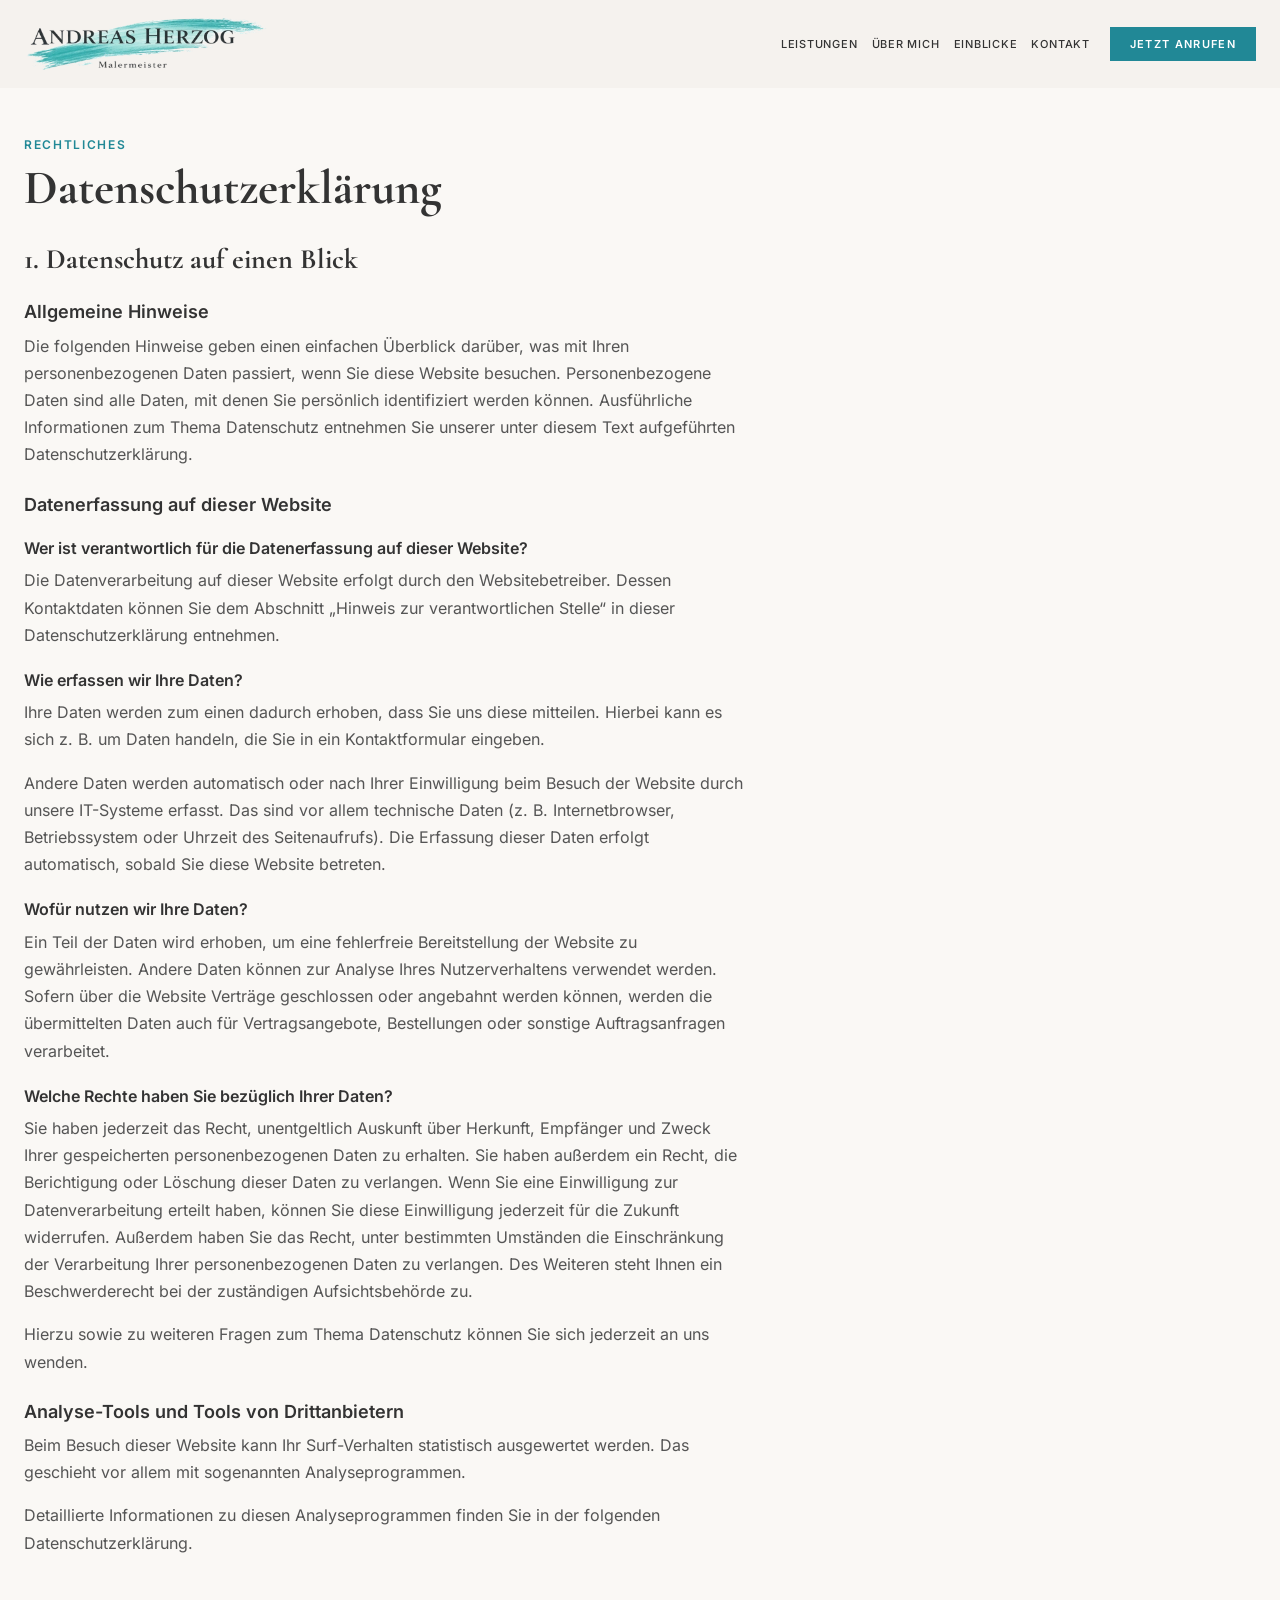
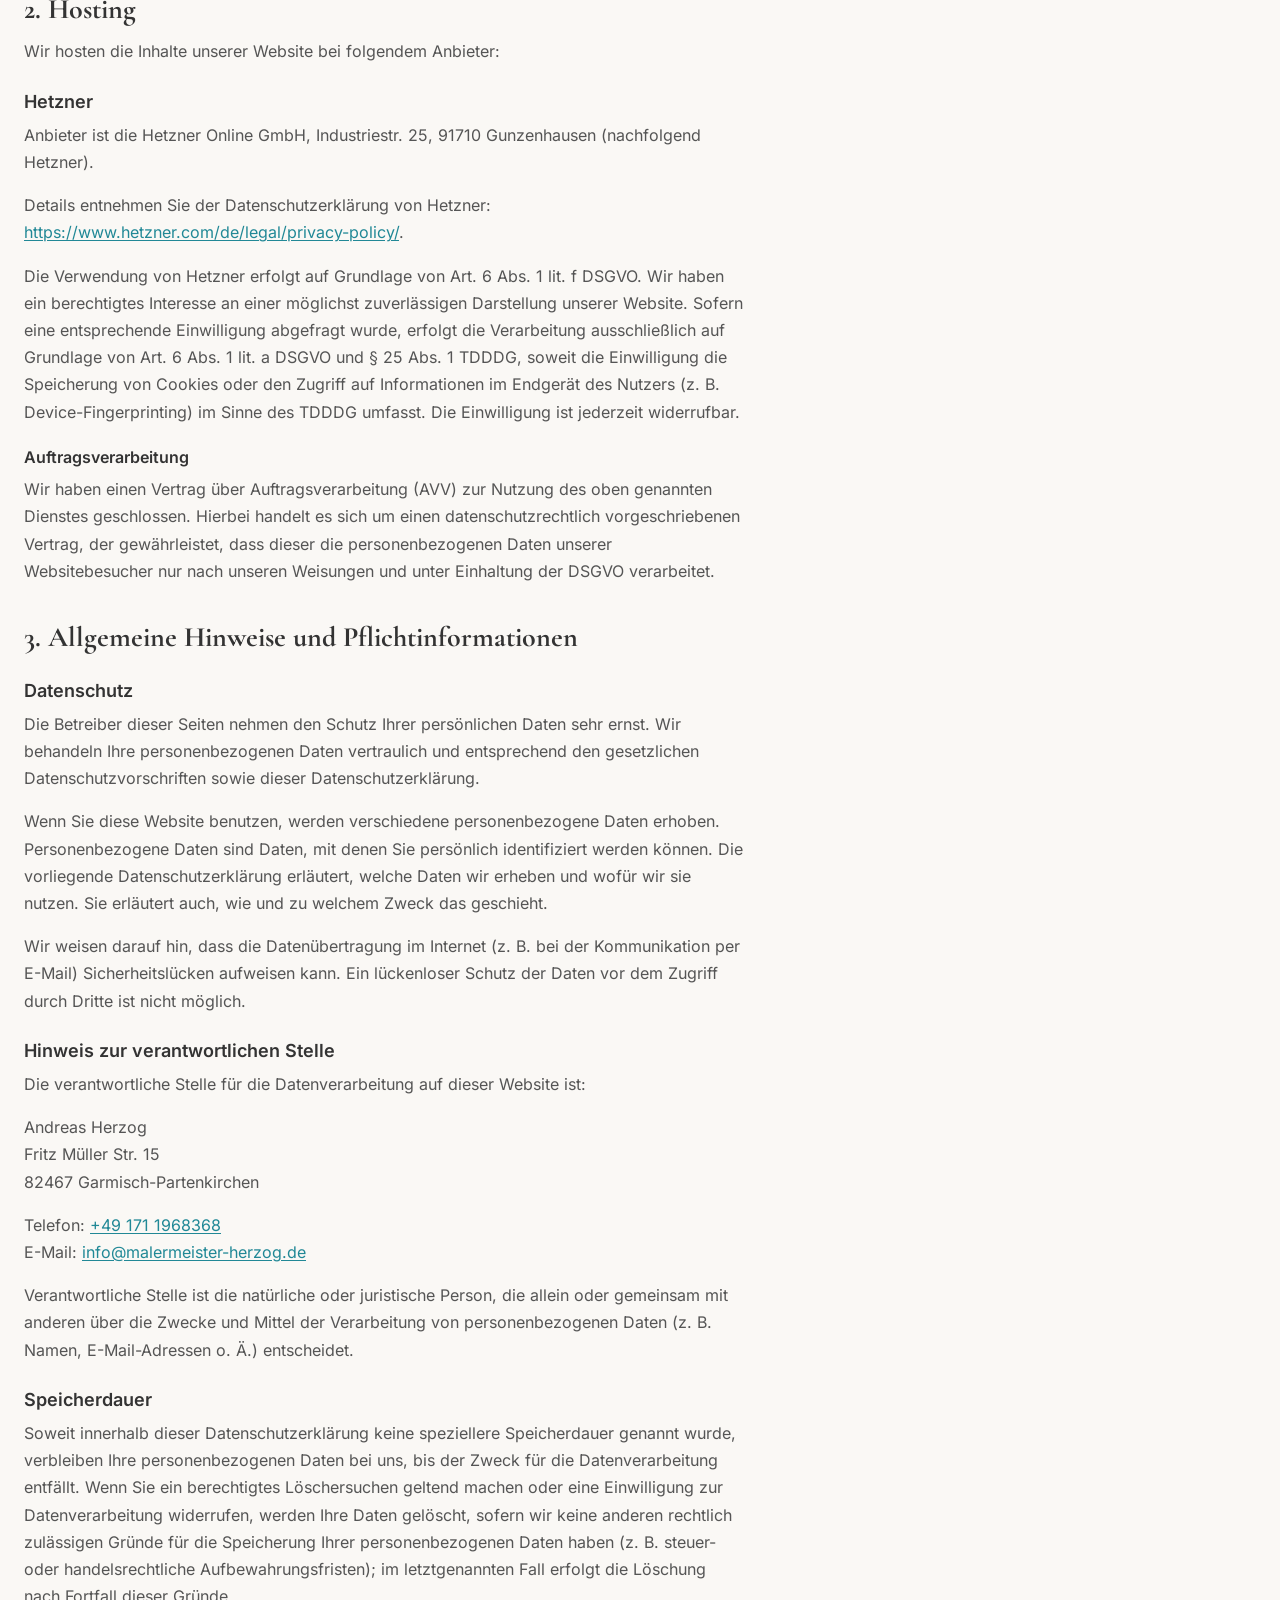
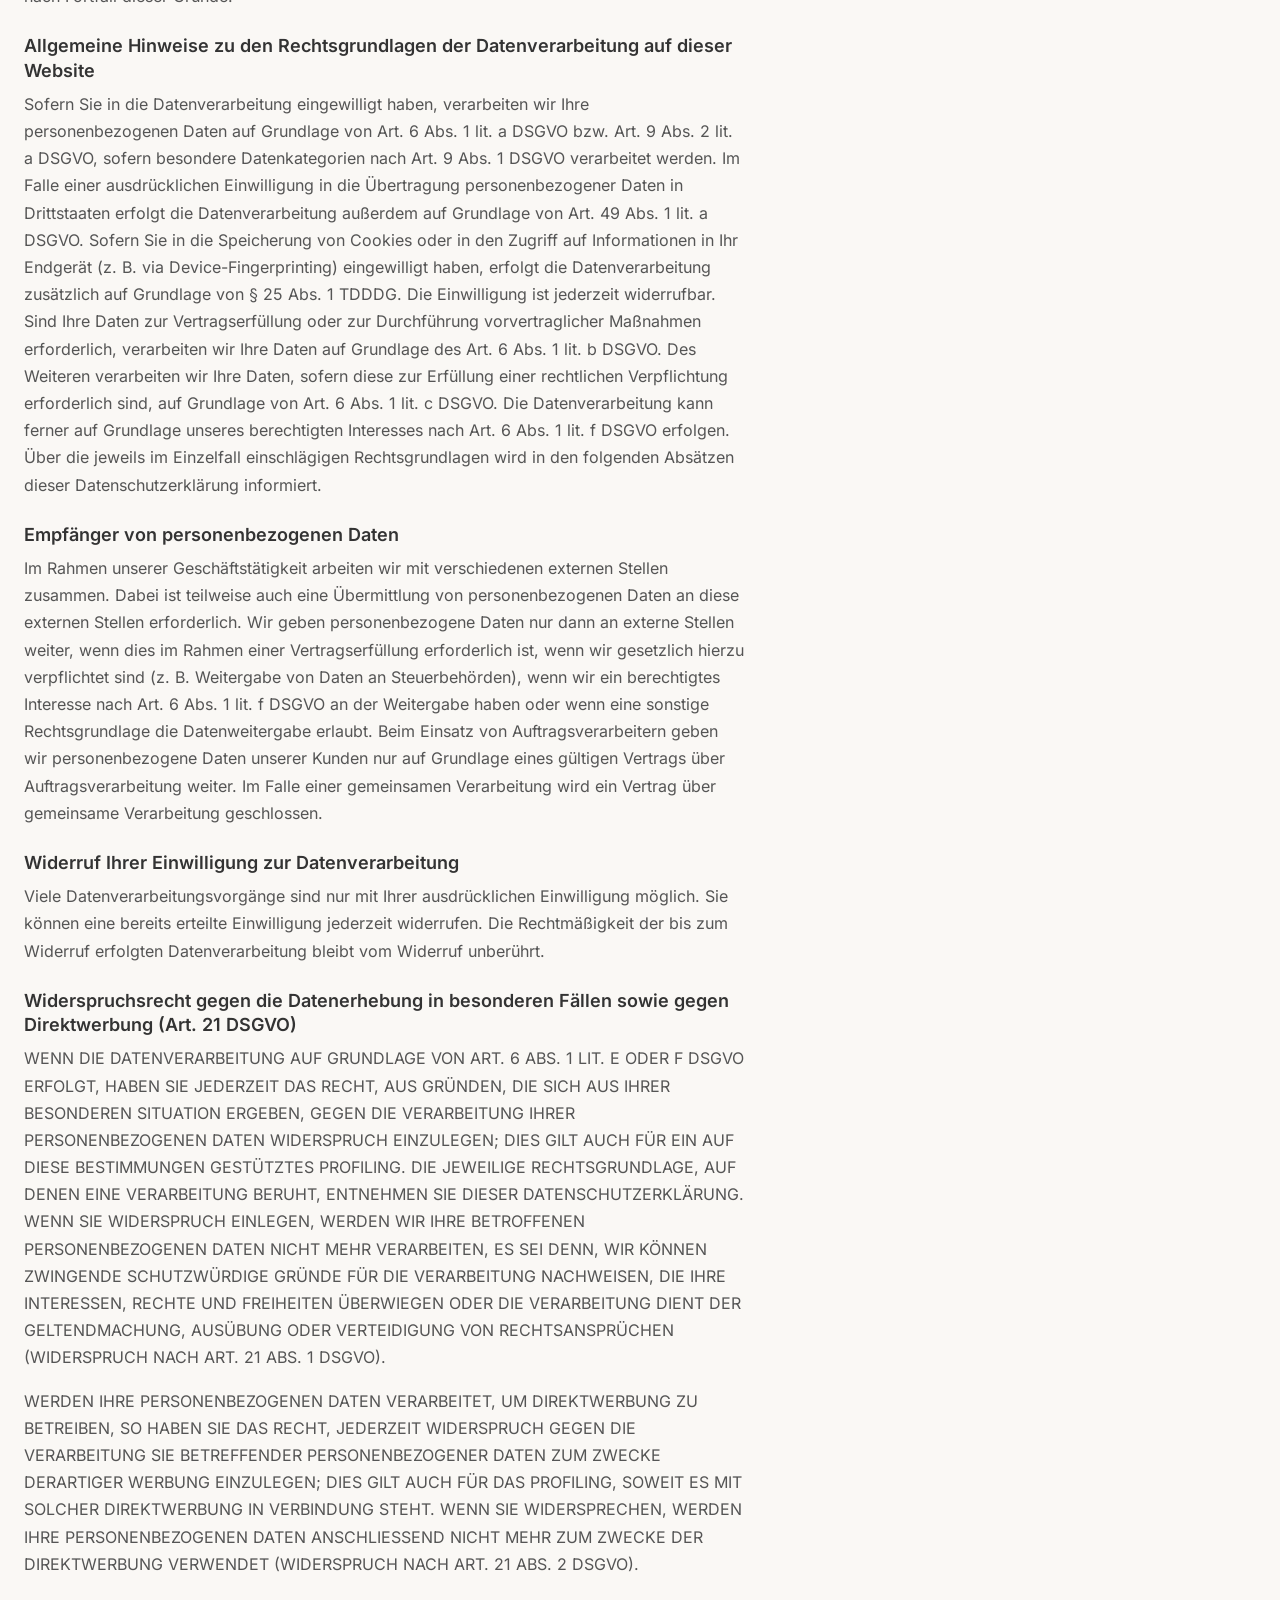
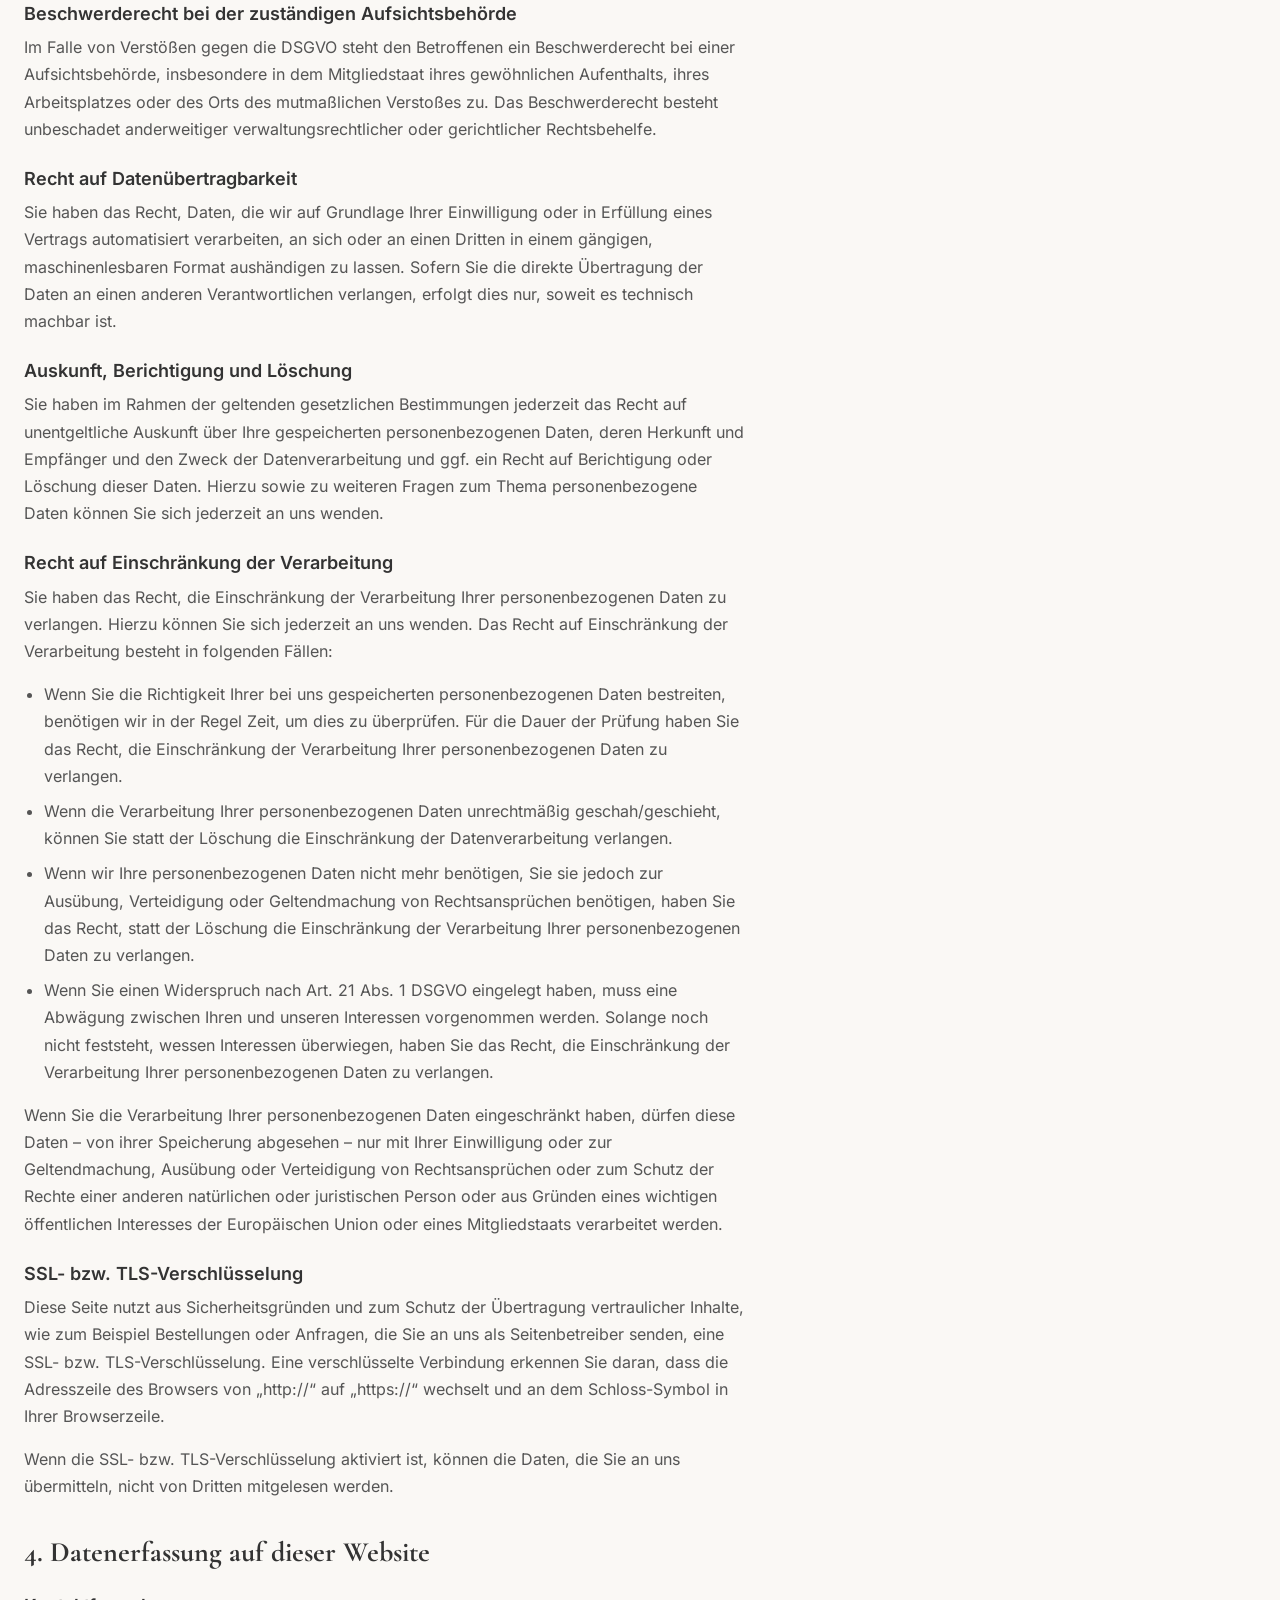
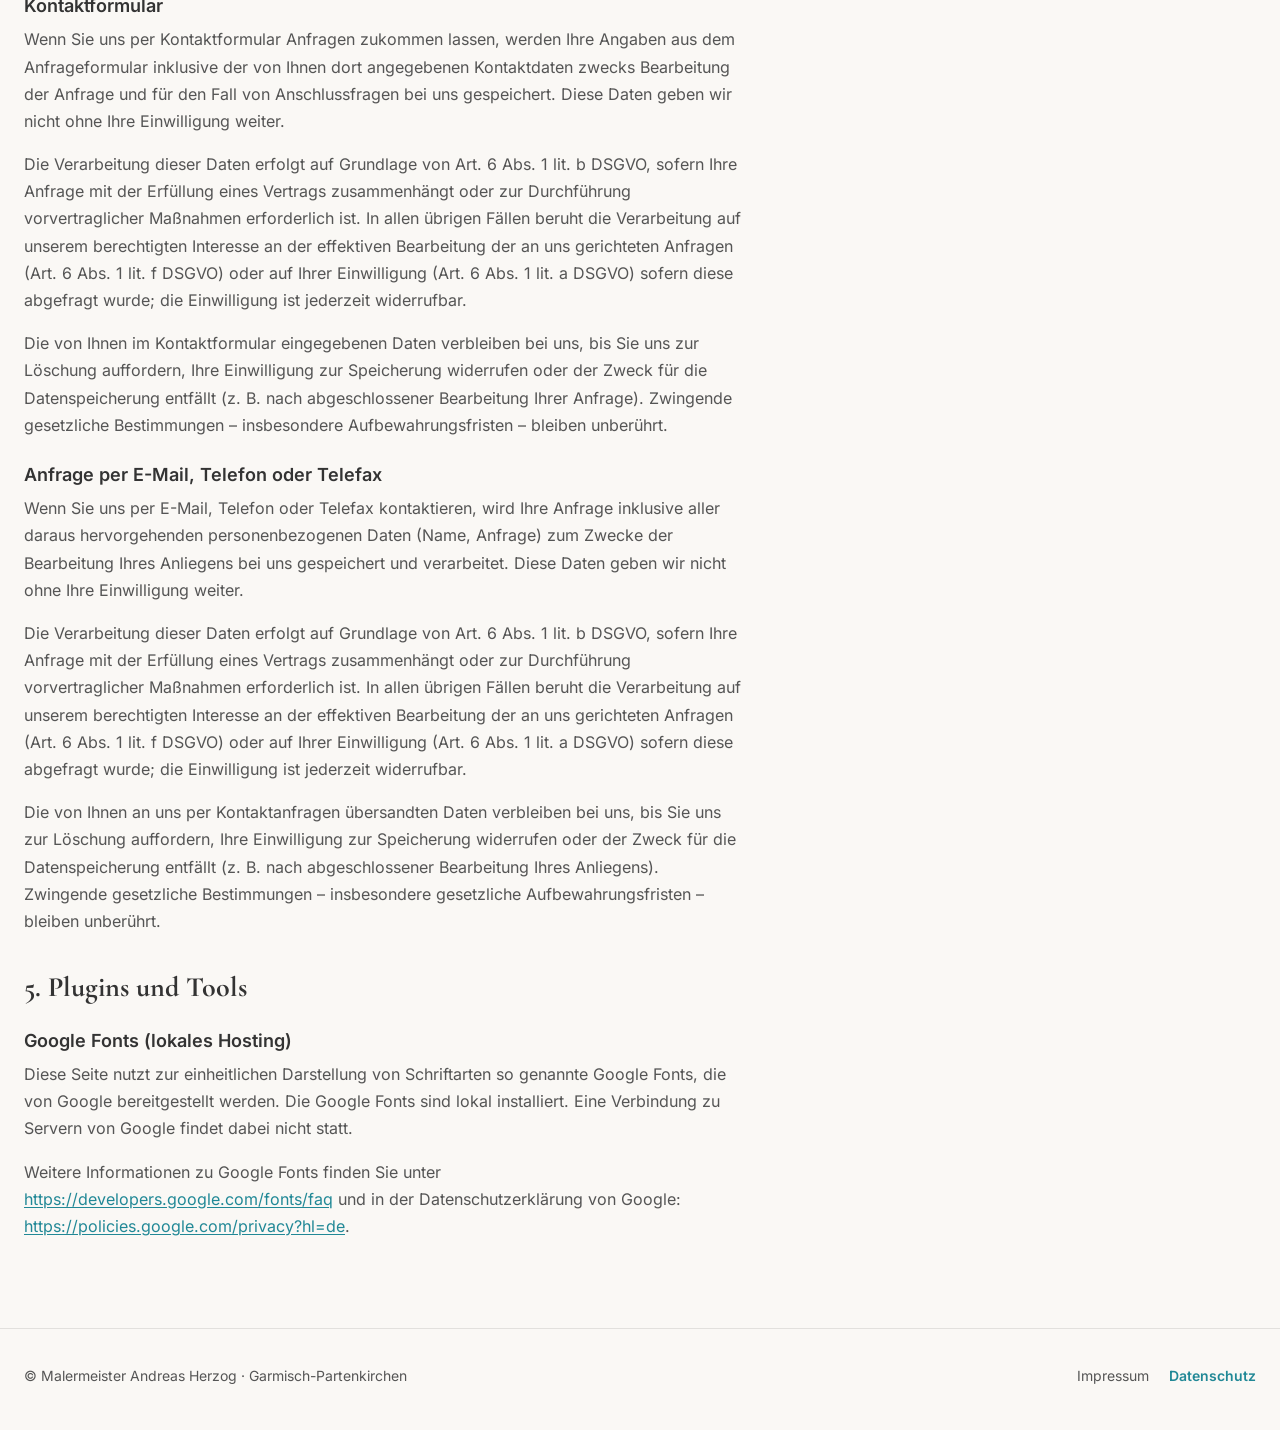
<file: datenschutz.html>
<!DOCTYPE html>
<html lang="de">
  <head>
    <meta charset="UTF-8" />
    <meta name="viewport" content="width=device-width, initial-scale=1, viewport-fit=cover" />
    <title>Datenschutz | Malermeister Andreas Herzog</title>
    <meta
      name="description"
      content="Datenschutzerklärung der Website von Malermeister Andreas Herzog – Informationen zur Datenverarbeitung."
    />
    <link rel="icon" href="favicon.svg" type="image/svg+xml" />
    <link rel="stylesheet" href="css/style.css?v=11" />
  </head>
  <body>
    <header class="site-header">
      <div class="site-header__inner shell">
        <input type="checkbox" id="nav-drawer" class="nav-drawer__checkbox" />

        <label for="nav-drawer" class="nav-drawer__burger" aria-label="Menü öffnen und schließen">
          <span></span>
          <span></span>
          <span></span>
        </label>

        <a href="index.html" class="site-logo" aria-label="Zur Startseite Andreas Herzog">
          <img
            src="assets/logo-new-header.webp"
            width="760"
            height="180"
            alt="Andreas Herzog Malermeister"
          />
        </a>

        <a href="tel:+491711968368" class="header-cta" aria-label="Jetzt anrufen">
          <span class="header-cta__icon" aria-hidden="true">
            <svg viewBox="0 0 24 24" fill="none" xmlns="http://www.w3.org/2000/svg">
              <path
                d="M5 4h3l2 5-2 1a11 11 0 005 5l1-2 5 2v3a2 2 0 01-2 2A16 16 0 013 6a2 2 0 012-2z"
                stroke="currentColor"
                stroke-width="1.5"
                stroke-linecap="round"
                stroke-linejoin="round"
              />
            </svg>
          </span>
          <span class="header-cta__label">Jetzt anrufen</span>
        </a>

        <nav class="site-nav" id="site-nav" aria-label="Hauptnavigation">
          <a href="tel:+491711968368" class="site-nav__call">Jetzt anrufen</a>
          <a href="index.html#leistungen">Leistungen</a>
          <a href="index.html#ueber-mich">Über mich</a>
          <a href="index.html#einblicke">Einblicke</a>
          <a href="index.html#kontakt">Kontakt</a>
        </nav>

        <label for="nav-drawer" class="nav-drawer__scrim" aria-hidden="true"></label>
      </div>
    </header>

    <main id="main-content">
      <section class="section section--legal" aria-labelledby="datenschutz-heading">
        <div class="shell">
          <p class="section__eyebrow">Rechtliches</p>
          <h1 id="datenschutz-heading">Datenschutz&shy;erklärung</h1>

          <div class="legal-prose">
            <h2>1. Datenschutz auf einen Blick</h2>
            <h3>Allgemeine Hinweise</h3>
            <p>
              Die folgenden Hinweise geben einen einfachen Überblick darüber, was mit Ihren personenbezogenen Daten
              passiert, wenn Sie diese Website besuchen. Personenbezogene Daten sind alle Daten, mit denen Sie
              persönlich identifiziert werden können. Ausführliche Informationen zum Thema Datenschutz entnehmen Sie
              unserer unter diesem Text aufgeführten Datenschutzerklärung.
            </p>
            <h3>Datenerfassung auf dieser Website</h3>
            <h4>Wer ist verantwortlich für die Datenerfassung auf dieser Website?</h4>
            <p>
              Die Datenverarbeitung auf dieser Website erfolgt durch den Websitebetreiber. Dessen Kontaktdaten können
              Sie dem Abschnitt „Hinweis zur verantwortlichen Stelle“ in dieser Datenschutzerklärung entnehmen.
            </p>
            <h4>Wie erfassen wir Ihre Daten?</h4>
            <p>
              Ihre Daten werden zum einen dadurch erhoben, dass Sie uns diese mitteilen. Hierbei kann es sich z.&nbsp;B.
              um Daten handeln, die Sie in ein Kontaktformular eingeben.
            </p>
            <p>
              Andere Daten werden automatisch oder nach Ihrer Einwilligung beim Besuch der Website durch unsere
              IT-Systeme erfasst. Das sind vor allem technische Daten (z.&nbsp;B. Internetbrowser, Betriebssystem oder
              Uhrzeit des Seitenaufrufs). Die Erfassung dieser Daten erfolgt automatisch, sobald Sie diese Website
              betreten.
            </p>
            <h4>Wofür nutzen wir Ihre Daten?</h4>
            <p>
              Ein Teil der Daten wird erhoben, um eine fehlerfreie Bereitstellung der Website zu gewährleisten. Andere
              Daten können zur Analyse Ihres Nutzerverhaltens verwendet werden. Sofern über die Website Verträge
              geschlossen oder angebahnt werden können, werden die übermittelten Daten auch für Vertragsangebote,
              Bestellungen oder sonstige Auftragsanfragen verarbeitet.
            </p>
            <h4>Welche Rechte haben Sie bezüglich Ihrer Daten?</h4>
            <p>
              Sie haben jederzeit das Recht, unentgeltlich Auskunft über Herkunft, Empfänger und Zweck Ihrer
              gespeicherten personenbezogenen Daten zu erhalten. Sie haben außerdem ein Recht, die Berichtigung oder
              Löschung dieser Daten zu verlangen. Wenn Sie eine Einwilligung zur Datenverarbeitung erteilt haben,
              können Sie diese Einwilligung jederzeit für die Zukunft widerrufen. Außerdem haben Sie das Recht, unter
              bestimmten Umständen die Einschränkung der Verarbeitung Ihrer personenbezogenen Daten zu verlangen. Des
              Weiteren steht Ihnen ein Beschwerderecht bei der zuständigen Aufsichtsbehörde zu.
            </p>
            <p>Hierzu sowie zu weiteren Fragen zum Thema Datenschutz können Sie sich jederzeit an uns wenden.</p>
            <h3>Analyse-Tools und Tools von Dritt&shy;anbietern</h3>
            <p>
              Beim Besuch dieser Website kann Ihr Surf-Verhalten statistisch ausgewertet werden. Das geschieht vor allem
              mit sogenannten Analyseprogrammen.
            </p>
            <p>
              Detaillierte Informationen zu diesen Analyseprogrammen finden Sie in der folgenden
              Datenschutzerklärung.
            </p>

            <h2>2. Hosting</h2>
            <p>Wir hosten die Inhalte unserer Website bei folgendem Anbieter:</p>
            <h3>Hetzner</h3>
            <p>
              Anbieter ist die Hetzner Online GmbH, Industriestr. 25, 91710 Gunzenhausen (nachfolgend Hetzner).
            </p>
            <p>
              Details entnehmen Sie der Datenschutzerklärung von Hetzner:
              <a href="https://www.hetzner.com/de/legal/privacy-policy/" target="_blank" rel="noopener noreferrer"
                >https://www.hetzner.com/de/legal/privacy-policy/</a
              >.
            </p>
            <p>
              Die Verwendung von Hetzner erfolgt auf Grundlage von Art. 6 Abs. 1 lit. f DSGVO. Wir haben ein
              berechtigtes Interesse an einer möglichst zuverlässigen Darstellung unserer Website. Sofern eine
              entsprechende Einwilligung abgefragt wurde, erfolgt die Verarbeitung ausschließlich auf Grundlage von Art.
              6 Abs. 1 lit. a DSGVO und § 25 Abs. 1 TDDDG, soweit die Einwilligung die Speicherung von Cookies oder den
              Zugriff auf Informationen im Endgerät des Nutzers (z.&nbsp;B. Device-Fingerprinting) im Sinne des TDDDG
              umfasst. Die Einwilligung ist jederzeit widerrufbar.
            </p>
            <h4>Auftragsverarbeitung</h4>
            <p>
              Wir haben einen Vertrag über Auftragsverarbeitung (AVV) zur Nutzung des oben genannten Dienstes
              geschlossen. Hierbei handelt es sich um einen datenschutzrechtlich vorgeschriebenen Vertrag, der
              gewährleistet, dass dieser die personenbezogenen Daten unserer Websitebesucher nur nach unseren
              Weisungen und unter Einhaltung der DSGVO verarbeitet.
            </p>

            <h2>3. Allgemeine Hinweise und Pflicht&shy;informationen</h2>
            <h3>Datenschutz</h3>
            <p>
              Die Betreiber dieser Seiten nehmen den Schutz Ihrer persönlichen Daten sehr ernst. Wir behandeln Ihre
              personenbezogenen Daten vertraulich und entsprechend den gesetzlichen Datenschutzvorschriften sowie
              dieser Datenschutzerklärung.
            </p>
            <p>
              Wenn Sie diese Website benutzen, werden verschiedene personenbezogene Daten erhoben. Personenbezogene
              Daten sind Daten, mit denen Sie persönlich identifiziert werden können. Die vorliegende
              Datenschutzerklärung erläutert, welche Daten wir erheben und wofür wir sie nutzen. Sie erläutert auch,
              wie und zu welchem Zweck das geschieht.
            </p>
            <p>
              Wir weisen darauf hin, dass die Datenübertragung im Internet (z.&nbsp;B. bei der Kommunikation per
              E-Mail) Sicherheitslücken aufweisen kann. Ein lückenloser Schutz der Daten vor dem Zugriff durch Dritte
              ist nicht möglich.
            </p>
            <h3>Hinweis zur verantwortlichen Stelle</h3>
            <p>Die verantwortliche Stelle für die Datenverarbeitung auf dieser Website ist:</p>
            <p>
              Andreas Herzog<br />
              Fritz Müller Str. 15<br />
              82467 Garmisch-Partenkirchen
            </p>
            <p>
              Telefon: <a href="tel:+491711968368">+49 171 1968368</a><br />
              E-Mail: <a href="mailto:info@malermeister-herzog.de">info@malermeister-herzog.de</a>
            </p>
            <p>
              Verantwortliche Stelle ist die natürliche oder juristische Person, die allein oder gemeinsam mit anderen
              über die Zwecke und Mittel der Verarbeitung von personenbezogenen Daten (z.&nbsp;B. Namen,
              E-Mail-Adressen o. Ä.) entscheidet.
            </p>
            <h3>Speicherdauer</h3>
            <p>
              Soweit innerhalb dieser Datenschutzerklärung keine speziellere Speicherdauer genannt wurde, verbleiben
              Ihre personenbezogenen Daten bei uns, bis der Zweck für die Datenverarbeitung entfällt. Wenn Sie ein
              berechtigtes Löschersuchen geltend machen oder eine Einwilligung zur Datenverarbeitung widerrufen,
              werden Ihre Daten gelöscht, sofern wir keine anderen rechtlich zulässigen Gründe für die Speicherung
              Ihrer personenbezogenen Daten haben (z.&nbsp;B. steuer- oder handelsrechtliche Aufbewahrungsfristen); im
              letztgenannten Fall erfolgt die Löschung nach Fortfall dieser Gründe.
            </p>
            <h3>Allgemeine Hinweise zu den Rechtsgrundlagen der Datenverarbeitung auf dieser Website</h3>
            <p>
              Sofern Sie in die Datenverarbeitung eingewilligt haben, verarbeiten wir Ihre personenbezogenen Daten
              auf Grundlage von Art. 6 Abs. 1 lit. a DSGVO bzw. Art. 9 Abs. 2 lit. a DSGVO, sofern besondere
              Datenkategorien nach Art. 9 Abs. 1 DSGVO verarbeitet werden. Im Falle einer ausdrücklichen Einwilligung
              in die Übertragung personenbezogener Daten in Drittstaaten erfolgt die Datenverarbeitung außerdem auf
              Grundlage von Art. 49 Abs. 1 lit. a DSGVO. Sofern Sie in die Speicherung von Cookies oder in den Zugriff
              auf Informationen in Ihr Endgerät (z.&nbsp;B. via Device-Fingerprinting) eingewilligt haben, erfolgt die
              Datenverarbeitung zusätzlich auf Grundlage von § 25 Abs. 1 TDDDG. Die Einwilligung ist jederzeit
              widerrufbar. Sind Ihre Daten zur Vertragserfüllung oder zur Durchführung vorvertraglicher Maßnahmen
              erforderlich, verarbeiten wir Ihre Daten auf Grundlage des Art. 6 Abs. 1 lit. b DSGVO. Des Weiteren
              verarbeiten wir Ihre Daten, sofern diese zur Erfüllung einer rechtlichen Verpflichtung erforderlich
              sind, auf Grundlage von Art. 6 Abs. 1 lit. c DSGVO. Die Datenverarbeitung kann ferner auf Grundlage
              unseres berechtigten Interesses nach Art. 6 Abs. 1 lit. f DSGVO erfolgen. Über die jeweils im Einzelfall
              einschlägigen Rechtsgrundlagen wird in den folgenden Absätzen dieser Datenschutzerklärung informiert.
            </p>
            <h3>Empfänger von personenbezogenen Daten</h3>
            <p>
              Im Rahmen unserer Geschäftstätigkeit arbeiten wir mit verschiedenen externen Stellen zusammen. Dabei ist
              teilweise auch eine Übermittlung von personenbezogenen Daten an diese externen Stellen erforderlich. Wir
              geben personenbezogene Daten nur dann an externe Stellen weiter, wenn dies im Rahmen einer
              Vertragserfüllung erforderlich ist, wenn wir gesetzlich hierzu verpflichtet sind (z.&nbsp;B. Weitergabe
              von Daten an Steuerbehörden), wenn wir ein berechtigtes Interesse nach Art. 6 Abs. 1 lit. f DSGVO an der
              Weitergabe haben oder wenn eine sonstige Rechtsgrundlage die Datenweitergabe erlaubt. Beim Einsatz von
              Auftragsverarbeitern geben wir personenbezogene Daten unserer Kunden nur auf Grundlage eines gültigen
              Vertrags über Auftragsverarbeitung weiter. Im Falle einer gemeinsamen Verarbeitung wird ein Vertrag über
              gemeinsame Verarbeitung geschlossen.
            </p>
            <h3>Widerruf Ihrer Einwilligung zur Datenverarbeitung</h3>
            <p>
              Viele Datenverarbeitungsvorgänge sind nur mit Ihrer ausdrücklichen Einwilligung möglich. Sie können eine
              bereits erteilte Einwilligung jederzeit widerrufen. Die Rechtmäßigkeit der bis zum Widerruf erfolgten
              Datenverarbeitung bleibt vom Widerruf unberührt.
            </p>
            <h3>
              Widerspruchsrecht gegen die Datenerhebung in besonderen Fällen sowie gegen Direktwerbung (Art. 21 DSGVO)
            </h3>
            <p>
              WENN DIE DATENVERARBEITUNG AUF GRUNDLAGE VON ART. 6 ABS. 1 LIT. E ODER F DSGVO ERFOLGT, HABEN SIE
              JEDERZEIT DAS RECHT, AUS GRÜNDEN, DIE SICH AUS IHRER BESONDEREN SITUATION ERGEBEN, GEGEN DIE VERARBEITUNG
              IHRER PERSONENBEZOGENEN DATEN WIDERSPRUCH EINZULEGEN; DIES GILT AUCH FÜR EIN AUF DIESE BESTIMMUNGEN
              GESTÜTZTES PROFILING. DIE JEWEILIGE RECHTSGRUNDLAGE, AUF DENEN EINE VERARBEITUNG BERUHT, ENTNEHMEN SIE
              DIESER DATENSCHUTZERKLÄRUNG. WENN SIE WIDERSPRUCH EINLEGEN, WERDEN WIR IHRE BETROFFENEN PERSONENBEZOGENEN
              DATEN NICHT MEHR VERARBEITEN, ES SEI DENN, WIR KÖNNEN ZWINGENDE SCHUTZWÜRDIGE GRÜNDE FÜR DIE
              VERARBEITUNG NACHWEISEN, DIE IHRE INTERESSEN, RECHTE UND FREIHEITEN ÜBERWIEGEN ODER DIE VERARBEITUNG
              DIENT DER GELTENDMACHUNG, AUSÜBUNG ODER VERTEIDIGUNG VON RECHTSANSPRÜCHEN (WIDERSPRUCH NACH ART. 21 ABS.
              1 DSGVO).
            </p>
            <p>
              WERDEN IHRE PERSONENBEZOGENEN DATEN VERARBEITET, UM DIREKTWERBUNG ZU BETREIBEN, SO HABEN SIE DAS RECHT,
              JEDERZEIT WIDERSPRUCH GEGEN DIE VERARBEITUNG SIE BETREFFENDER PERSONENBEZOGENER DATEN ZUM ZWECKE
              DERARTIGER WERBUNG EINZULEGEN; DIES GILT AUCH FÜR DAS PROFILING, SOWEIT ES MIT SOLCHER DIREKTWERBUNG IN
              VERBINDUNG STEHT. WENN SIE WIDERSPRECHEN, WERDEN IHRE PERSONENBEZOGENEN DATEN ANSCHLIESSEND NICHT MEHR ZUM
              ZWECKE DER DIREKTWERBUNG VERWENDET (WIDERSPRUCH NACH ART. 21 ABS. 2 DSGVO).
            </p>
            <h3>Beschwerde&shy;recht bei der zuständigen Aufsichts&shy;behörde</h3>
            <p>
              Im Falle von Verstößen gegen die DSGVO steht den Betroffenen ein Beschwerderecht bei einer
              Aufsichtsbehörde, insbesondere in dem Mitgliedstaat ihres gewöhnlichen Aufenthalts, ihres Arbeitsplatzes
              oder des Orts des mutmaßlichen Verstoßes zu. Das Beschwerderecht besteht unbeschadet anderweitiger
              verwaltungsrechtlicher oder gerichtlicher Rechtsbehelfe.
            </p>
            <h3>Recht auf Daten&shy;übertrag&shy;barkeit</h3>
            <p>
              Sie haben das Recht, Daten, die wir auf Grundlage Ihrer Einwilligung oder in Erfüllung eines Vertrags
              automatisiert verarbeiten, an sich oder an einen Dritten in einem gängigen, maschinenlesbaren Format
              aushändigen zu lassen. Sofern Sie die direkte Übertragung der Daten an einen anderen Verantwortlichen
              verlangen, erfolgt dies nur, soweit es technisch machbar ist.
            </p>
            <h3>Auskunft, Berichtigung und Löschung</h3>
            <p>
              Sie haben im Rahmen der geltenden gesetzlichen Bestimmungen jederzeit das Recht auf unentgeltliche
              Auskunft über Ihre gespeicherten personenbezogenen Daten, deren Herkunft und Empfänger und den Zweck der
              Datenverarbeitung und ggf. ein Recht auf Berichtigung oder Löschung dieser Daten. Hierzu sowie zu
              weiteren Fragen zum Thema personenbezogene Daten können Sie sich jederzeit an uns wenden.
            </p>
            <h3>Recht auf Einschränkung der Verarbeitung</h3>
            <p>
              Sie haben das Recht, die Einschränkung der Verarbeitung Ihrer personenbezogenen Daten zu verlangen.
              Hierzu können Sie sich jederzeit an uns wenden. Das Recht auf Einschränkung der Verarbeitung besteht in
              folgenden Fällen:
            </p>
            <ul>
              <li>
                Wenn Sie die Richtigkeit Ihrer bei uns gespeicherten personenbezogenen Daten bestreiten, benötigen wir
                in der Regel Zeit, um dies zu überprüfen. Für die Dauer der Prüfung haben Sie das Recht, die
                Einschränkung der Verarbeitung Ihrer personenbezogenen Daten zu verlangen.
              </li>
              <li>
                Wenn die Verarbeitung Ihrer personenbezogenen Daten unrechtmäßig geschah/geschieht, können Sie statt der
                Löschung die Einschränkung der Datenverarbeitung verlangen.
              </li>
              <li>
                Wenn wir Ihre personenbezogenen Daten nicht mehr benötigen, Sie sie jedoch zur Ausübung, Verteidigung
                oder Geltendmachung von Rechtsansprüchen benötigen, haben Sie das Recht, statt der Löschung die
                Einschränkung der Verarbeitung Ihrer personenbezogenen Daten zu verlangen.
              </li>
              <li>
                Wenn Sie einen Widerspruch nach Art. 21 Abs. 1 DSGVO eingelegt haben, muss eine Abwägung zwischen Ihren
                und unseren Interessen vorgenommen werden. Solange noch nicht feststeht, wessen Interessen überwiegen,
                haben Sie das Recht, die Einschränkung der Verarbeitung Ihrer personenbezogenen Daten zu verlangen.
              </li>
            </ul>
            <p>
              Wenn Sie die Verarbeitung Ihrer personenbezogenen Daten eingeschränkt haben, dürfen diese Daten – von
              ihrer Speicherung abgesehen – nur mit Ihrer Einwilligung oder zur Geltendmachung, Ausübung oder
              Verteidigung von Rechtsansprüchen oder zum Schutz der Rechte einer anderen natürlichen oder juristischen
              Person oder aus Gründen eines wichtigen öffentlichen Interesses der Europäischen Union oder eines
              Mitgliedstaats verarbeitet werden.
            </p>
            <h3>SSL- bzw. TLS-Verschlüsselung</h3>
            <p>
              Diese Seite nutzt aus Sicherheitsgründen und zum Schutz der Übertragung vertraulicher Inhalte, wie zum
              Beispiel Bestellungen oder Anfragen, die Sie an uns als Seitenbetreiber senden, eine SSL- bzw.
              TLS-Verschlüsselung. Eine verschlüsselte Verbindung erkennen Sie daran, dass die Adresszeile des Browsers
              von „http://“ auf „https://“ wechselt und an dem Schloss-Symbol in Ihrer Browserzeile.
            </p>
            <p>
              Wenn die SSL- bzw. TLS-Verschlüsselung aktiviert ist, können die Daten, die Sie an uns übermitteln,
              nicht von Dritten mitgelesen werden.
            </p>

            <h2>4. Datenerfassung auf dieser Website</h2>
            <h3>Kontaktformular</h3>
            <p>
              Wenn Sie uns per Kontaktformular Anfragen zukommen lassen, werden Ihre Angaben aus dem Anfrageformular
              inklusive der von Ihnen dort angegebenen Kontaktdaten zwecks Bearbeitung der Anfrage und für den Fall von
              Anschlussfragen bei uns gespeichert. Diese Daten geben wir nicht ohne Ihre Einwilligung weiter.
            </p>
            <p>
              Die Verarbeitung dieser Daten erfolgt auf Grundlage von Art. 6 Abs. 1 lit. b DSGVO, sofern Ihre Anfrage
              mit der Erfüllung eines Vertrags zusammenhängt oder zur Durchführung vorvertraglicher Maßnahmen
              erforderlich ist. In allen übrigen Fällen beruht die Verarbeitung auf unserem berechtigten Interesse an
              der effektiven Bearbeitung der an uns gerichteten Anfragen (Art. 6 Abs. 1 lit. f DSGVO) oder auf Ihrer
              Einwilligung (Art. 6 Abs. 1 lit. a DSGVO) sofern diese abgefragt wurde; die Einwilligung ist jederzeit
              widerrufbar.
            </p>
            <p>
              Die von Ihnen im Kontaktformular eingegebenen Daten verbleiben bei uns, bis Sie uns zur Löschung
              auffordern, Ihre Einwilligung zur Speicherung widerrufen oder der Zweck für die Datenspeicherung entfällt
              (z.&nbsp;B. nach abgeschlossener Bearbeitung Ihrer Anfrage). Zwingende gesetzliche Bestimmungen –
              insbesondere Aufbewahrungsfristen – bleiben unberührt.
            </p>
            <h3>Anfrage per E-Mail, Telefon oder Telefax</h3>
            <p>
              Wenn Sie uns per E-Mail, Telefon oder Telefax kontaktieren, wird Ihre Anfrage inklusive aller daraus
              hervorgehenden personenbezogenen Daten (Name, Anfrage) zum Zwecke der Bearbeitung Ihres Anliegens bei uns
              gespeichert und verarbeitet. Diese Daten geben wir nicht ohne Ihre Einwilligung weiter.
            </p>
            <p>
              Die Verarbeitung dieser Daten erfolgt auf Grundlage von Art. 6 Abs. 1 lit. b DSGVO, sofern Ihre Anfrage
              mit der Erfüllung eines Vertrags zusammenhängt oder zur Durchführung vorvertraglicher Maßnahmen
              erforderlich ist. In allen übrigen Fällen beruht die Verarbeitung auf unserem berechtigten Interesse an
              der effektiven Bearbeitung der an uns gerichteten Anfragen (Art. 6 Abs. 1 lit. f DSGVO) oder auf Ihrer
              Einwilligung (Art. 6 Abs. 1 lit. a DSGVO) sofern diese abgefragt wurde; die Einwilligung ist jederzeit
              widerrufbar.
            </p>
            <p>
              Die von Ihnen an uns per Kontaktanfragen übersandten Daten verbleiben bei uns, bis Sie uns zur Löschung
              auffordern, Ihre Einwilligung zur Speicherung widerrufen oder der Zweck für die Datenspeicherung entfällt
              (z.&nbsp;B. nach abgeschlossener Bearbeitung Ihres Anliegens). Zwingende gesetzliche Bestimmungen –
              insbesondere gesetzliche Aufbewahrungsfristen – bleiben unberührt.
            </p>

            <h2>5. Plugins und Tools</h2>
            <h3>Google Fonts (lokales Hosting)</h3>
            <p>
              Diese Seite nutzt zur einheitlichen Darstellung von Schriftarten so genannte Google Fonts, die von Google
              bereitgestellt werden. Die Google Fonts sind lokal installiert. Eine Verbindung zu Servern von Google
              findet dabei nicht statt.
            </p>
            <p>
              Weitere Informationen zu Google Fonts finden Sie unter
              <a href="https://developers.google.com/fonts/faq" target="_blank" rel="noopener noreferrer"
                >https://developers.google.com/fonts/faq</a
              >
              und in der Datenschutzerklärung von Google:
              <a href="https://policies.google.com/privacy?hl=de" target="_blank" rel="noopener noreferrer"
                >https://policies.google.com/privacy?hl=de</a
              >.
            </p>
          </div>
        </div>
      </section>
    </main>

    <footer class="site-footer">
      <div class="shell site-footer__inner">
        <p class="site-footer__copy">© Malermeister Andreas Herzog · Garmisch-Partenkirchen</p>
        <nav class="site-footer__legal" aria-label="Rechtliches">
          <a href="impressum.html">Impressum</a>
          <a href="datenschutz.html" aria-current="page">Datenschutz</a>
        </nav>
      </div>
    </footer>

    <script>
      (function () {
        var drawer = document.getElementById("nav-drawer");
        if (!drawer) return;
        document.querySelectorAll("#site-nav a").forEach(function (link) {
          link.addEventListener("click", function () {
            drawer.checked = false;
          });
        });
      })();
    </script>
  </body>
</html>
</file>
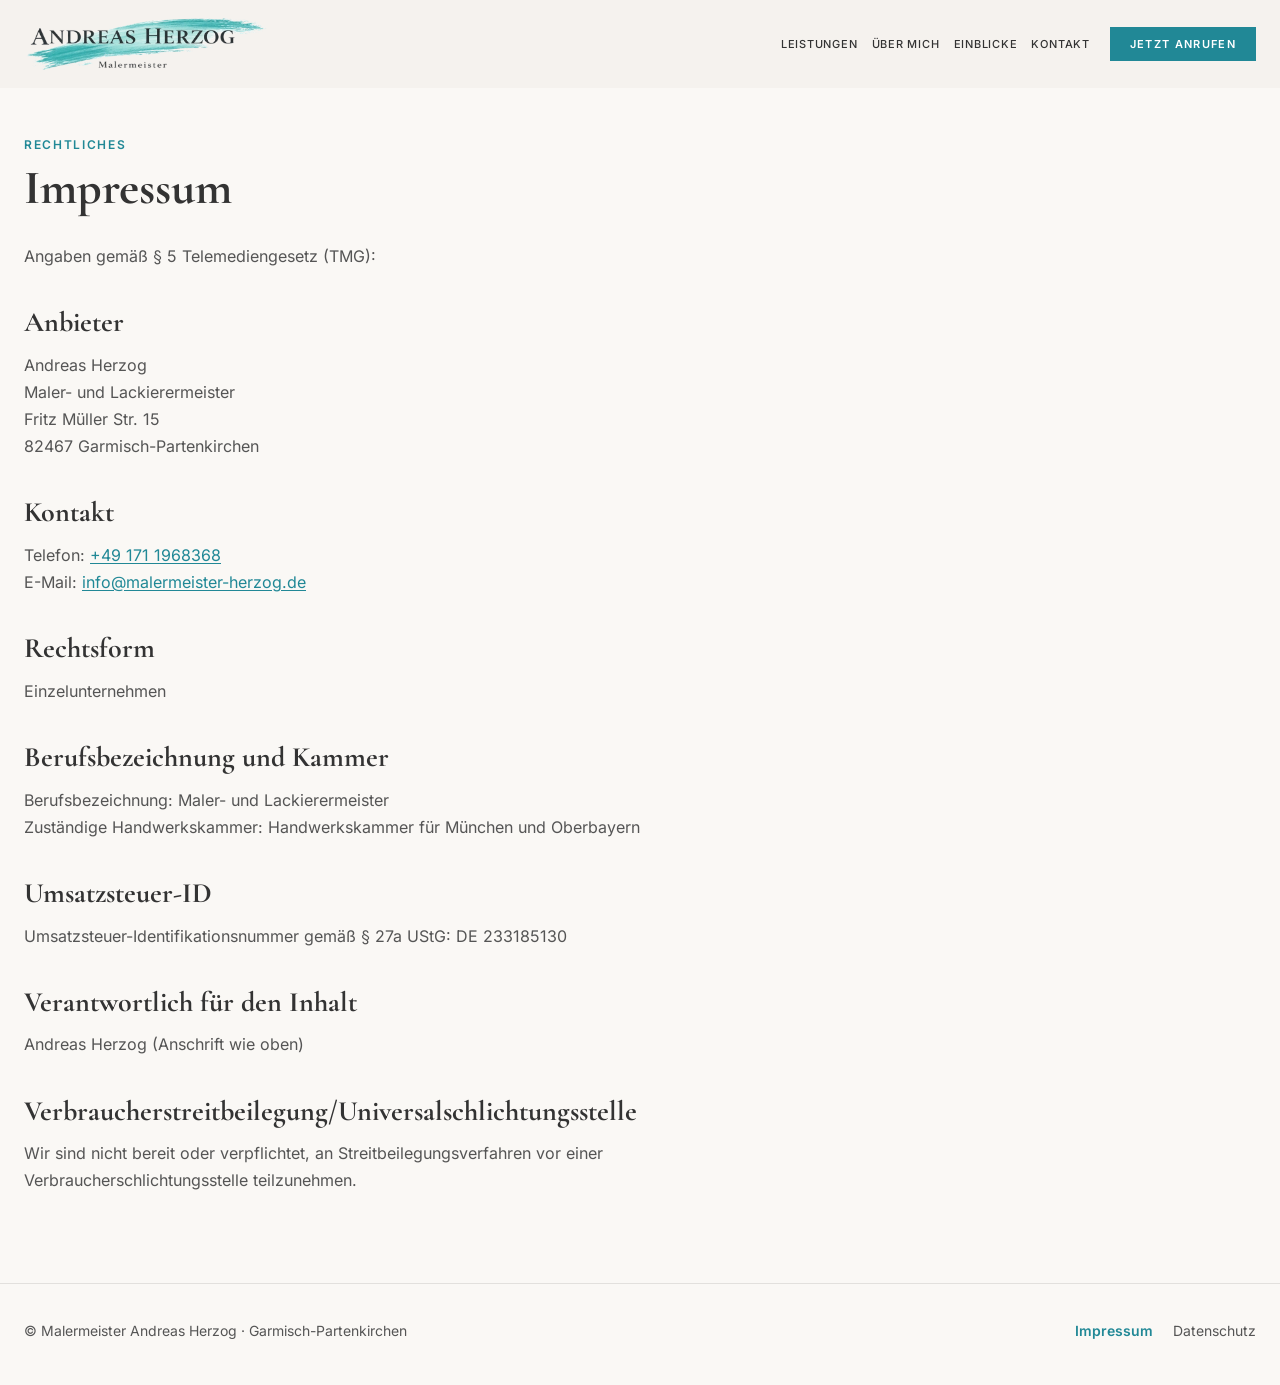
<file: impressum.html>
<!DOCTYPE html>
<html lang="de">
  <head>
    <meta charset="UTF-8" />
    <meta name="viewport" content="width=device-width, initial-scale=1, viewport-fit=cover" />
    <title>Impressum | Malermeister Andreas Herzog</title>
    <meta
      name="description"
      content="Impressum und Angaben gemäß § 5 TMG – Malermeister Andreas Herzog, Garmisch-Partenkirchen."
    />
    <link rel="icon" href="favicon.svg" type="image/svg+xml" />
    <link rel="stylesheet" href="css/style.css?v=11" />
  </head>
  <body>
    <header class="site-header">
      <div class="site-header__inner shell">
        <input type="checkbox" id="nav-drawer" class="nav-drawer__checkbox" />

        <label for="nav-drawer" class="nav-drawer__burger" aria-label="Menü öffnen und schließen">
          <span></span>
          <span></span>
          <span></span>
        </label>

        <a href="index.html" class="site-logo" aria-label="Zur Startseite Andreas Herzog">
          <img
            src="assets/logo-new-header.webp"
            width="760"
            height="180"
            alt="Andreas Herzog Malermeister"
          />
        </a>

        <a href="tel:+491711968368" class="header-cta" aria-label="Jetzt anrufen">
          <span class="header-cta__icon" aria-hidden="true">
            <svg viewBox="0 0 24 24" fill="none" xmlns="http://www.w3.org/2000/svg">
              <path
                d="M5 4h3l2 5-2 1a11 11 0 005 5l1-2 5 2v3a2 2 0 01-2 2A16 16 0 013 6a2 2 0 012-2z"
                stroke="currentColor"
                stroke-width="1.5"
                stroke-linecap="round"
                stroke-linejoin="round"
              />
            </svg>
          </span>
          <span class="header-cta__label">Jetzt anrufen</span>
        </a>

        <nav class="site-nav" id="site-nav" aria-label="Hauptnavigation">
          <a href="tel:+491711968368" class="site-nav__call">Jetzt anrufen</a>
          <a href="index.html#leistungen">Leistungen</a>
          <a href="index.html#ueber-mich">Über mich</a>
          <a href="index.html#einblicke">Einblicke</a>
          <a href="index.html#kontakt">Kontakt</a>
        </nav>

        <label for="nav-drawer" class="nav-drawer__scrim" aria-hidden="true"></label>
      </div>
    </header>

    <main id="main-content">
      <section class="section section--legal" aria-labelledby="impressum-heading">
        <div class="shell">
          <p class="section__eyebrow">Rechtliches</p>
          <h1 id="impressum-heading">Impressum</h1>

          <div class="legal-prose">
            <p>Angaben gemäß § 5 Telemediengesetz (TMG):</p>

            <h2>Anbieter</h2>
            <p>
              Andreas Herzog<br />
              Maler- und Lackierermeister<br />
              Fritz Müller Str. 15<br />
              82467 Garmisch-Partenkirchen
            </p>

            <h2>Kontakt</h2>
            <p>
              Telefon: <a href="tel:+491711968368">+49 171 1968368</a><br />
              E-Mail: <a href="mailto:info@malermeister-herzog.de">info@malermeister-herzog.de</a>
            </p>

            <h2>Rechtsform</h2>
            <p>Einzelunternehmen</p>

            <h2>Berufsbezeichnung und Kammer</h2>
            <p>
              Berufsbezeichnung: Maler- und Lackierermeister<br />
              Zuständige Handwerkskammer: Handwerkskammer für München und Oberbayern
            </p>

            <h2>Umsatzsteuer-ID</h2>
            <p>Umsatzsteuer-Identifikationsnummer gemäß § 27a UStG: DE 233185130</p>

            <h2>Verantwortlich für den Inhalt</h2>
            <p>Andreas Herzog (Anschrift wie oben)</p>

            <h2>Verbraucher&shy;streit&shy;beilegung/Universal&shy;schlichtungs&shy;stelle</h2>
            <p>
              Wir sind nicht bereit oder verpflichtet, an Streitbeilegungsverfahren vor einer
              Verbraucherschlichtungsstelle teilzunehmen.
            </p>
          </div>
        </div>
      </section>
    </main>

    <footer class="site-footer">
      <div class="shell site-footer__inner">
        <p class="site-footer__copy">© Malermeister Andreas Herzog · Garmisch-Partenkirchen</p>
        <nav class="site-footer__legal" aria-label="Rechtliches">
          <a href="impressum.html" aria-current="page">Impressum</a>
          <a href="datenschutz.html">Datenschutz</a>
        </nav>
      </div>
    </footer>

    <script>
      (function () {
        var drawer = document.getElementById("nav-drawer");
        if (!drawer) return;
        document.querySelectorAll("#site-nav a").forEach(function (link) {
          link.addEventListener("click", function () {
            drawer.checked = false;
          });
        });
      })();
    </script>
  </body>
</html>
</file>
<file: css/style.css>
/* ------------------------------------------------------------------
   Andreas Herzog – Vollbild-Hero, linker Verlauf.
   Header nutzt dieselbe .shell-Breite wie Hero/Trust (rechter Rand identisch).
   ------------------------------------------------------------------ */

@font-face {
  font-family: "Inter";
  font-style: normal;
  font-weight: 400;
  font-display: swap;
  src: url("../fonts/inter-400.woff2") format("woff2");
}

@font-face {
  font-family: "Inter";
  font-style: normal;
  font-weight: 500;
  font-display: swap;
  src: url("../fonts/inter-500.woff2") format("woff2");
}

@font-face {
  font-family: "Inter";
  font-style: normal;
  font-weight: 600;
  font-display: swap;
  src: url("../fonts/inter-600.woff2") format("woff2");
}

@font-face {
  font-family: "Cormorant Garamond";
  font-style: normal;
  font-weight: 600;
  font-display: swap;
  src: url("../fonts/cormorant-garamond-600.woff2") format("woff2");
}

@font-face {
  font-family: "Cormorant Garamond";
  font-style: normal;
  font-weight: 700;
  font-display: swap;
  src: url("../fonts/cormorant-garamond-700.woff2") format("woff2");
}

:root {
  --page-bg: #f5f2ee;
  --trust-bg: #faf8f5;
  --text: #333333;
  --text-muted: #555555;
  --accent: #218896;
  --accent-dark: #1a6f7a;
  --line-soft: rgba(51, 51, 51, 0.12);
  --container: 1320px;
  --header-h: 88px;
}

* {
  box-sizing: border-box;
}

html {
  max-width: 100%;
  overflow-x: hidden;
}

body {
  margin: 0;
  max-width: 100%;
  background: var(--page-bg);
  color: var(--text);
  font-family: "Inter", sans-serif;
  -webkit-font-smoothing: antialiased;
  text-rendering: optimizeLegibility;
  overflow-x: hidden;
}

body.modal-open {
  overflow: hidden;
}

img,
video {
  display: block;
  max-width: 100%;
  height: auto;
}

picture {
  display: block;
  max-width: 100%;
}

a {
  color: inherit;
  text-decoration: none;
}

a:focus-visible,
button:focus-visible,
input:focus-visible,
textarea:focus-visible,
label:focus-visible {
  outline: 2px solid var(--accent);
  outline-offset: 3px;
}

.anchor {
  height: 0;
  scroll-margin-top: var(--header-h);
}

section[id] {
  scroll-margin-top: var(--header-h);
}

/* Gleiche horizontale Rasterbreite für Header, Hero-Text, Trust */
.shell {
  width: min(var(--container), calc(100% - 48px));
  margin-left: auto;
  margin-right: auto;
}

/* --- Header --- */
.site-header {
  position: fixed;
  top: 0;
  left: 0;
  width: 100%;
  z-index: 40;
  background: var(--page-bg);
}

.site-header__inner {
  position: relative;
  min-height: var(--header-h);
  padding: 10px 0;
  display: flex;
  align-items: center;
  justify-content: flex-start;
  gap: 0;
  max-width: 100%;
}

/* Checkbox: außerhalb des Flex-Flows (sonst verschiebt es die Zeile) */
.nav-drawer__checkbox {
  position: absolute;
  left: -9999px;
  top: 0;
  width: 1px;
  height: 1px;
  opacity: 0;
  margin: 0;
  pointer-events: none;
}

.nav-drawer__burger,
.nav-drawer__scrim {
  display: none;
}

/* Desktop: Reihenfolge Logo → Navigation → Anfrage (HTML: Checkbox, Burger, Logo, CTA, Nav, Scrim) */
.site-logo {
  order: 1;
  display: flex;
  align-items: center;
  flex: 0 1 auto;
  min-width: 0;
}

.site-nav {
  order: 2;
}

.header-cta {
  order: 3;
}

.site-logo img {
  max-width: none;
  height: clamp(48px, 5vw, 58px);
  width: auto;
  object-fit: contain;
}

/* Navigation + Button: gemeinsam ganz nach rechts (Logo bleibt links) */
.site-nav {
  display: flex;
  align-items: center;
  gap: 14px;
  margin-left: auto;
  margin-right: 0;
  flex: 0 0 auto;
}

.site-nav a {
  font-size: 11px;
  font-weight: 500;
  letter-spacing: 0.07em;
  text-transform: uppercase;
  color: var(--text);
  white-space: nowrap;
  transition: color 0.2s ease;
}

.site-nav a:hover {
  color: #1a1a1a;
}

.header-cta {
  margin-left: 20px;
  flex: 0 0 auto;
  padding: 10px 20px;
  font-size: 11px;
  font-weight: 600;
  letter-spacing: 0.12em;
  text-transform: uppercase;
  color: #fff;
  background: var(--accent);
  border-radius: 0;
  transition: background 0.2s ease;
}

.header-cta:hover {
  background: var(--accent-dark);
}

.header-cta__icon {
  display: none;
  align-items: center;
  justify-content: center;
}

.header-cta__icon svg {
  width: 20px;
  height: 20px;
}

.site-nav__call {
  display: none;
}

/* --- Hero: volle Breite, Bild + Verlauf, Text im shell --- */
.hero {
  position: relative;
  min-height: 100vh;
  min-height: 100dvh;
  overflow: hidden;
}

.hero__bg {
  position: absolute;
  inset: 0;
  width: 100%;
  height: 100%;
  object-fit: cover;
  object-position: 28% center;
}

/* Lesbarkeit links: beige deckend → nach rechts transparent */
.hero__overlay {
  position: absolute;
  inset: 0;
  z-index: 1;
  pointer-events: none;
  background: linear-gradient(
    90deg,
    rgba(245, 242, 238, 0.94) 0%,
    rgba(245, 242, 238, 0.78) 22%,
    rgba(245, 242, 238, 0.42) 42%,
    rgba(245, 242, 238, 0.12) 58%,
    rgba(245, 242, 238, 0) 76%
  );
}

.hero__shell {
  position: relative;
  z-index: 2;
  min-height: 100vh;
  padding: calc(var(--header-h) + 48px) 0 96px;
  display: flex;
  flex-direction: column;
  justify-content: center;
  align-items: flex-start;
}

.hero__inner {
  max-width: 520px;
  width: 100%;
}

.hero__label {
  margin: 0 0 18px;
  font-size: 12px;
  font-weight: 600;
  letter-spacing: 0.16em;
  text-transform: uppercase;
  color: var(--accent);
}

.hero h1 {
  margin: 0;
  font-family: "Cormorant Garamond", serif;
  font-size: clamp(42px, 4.5vw, 56px);
  font-weight: 700;
  line-height: 1.06;
  letter-spacing: -0.02em;
  color: var(--text);
}

.hero__sub {
  margin: 22px 0 0;
  max-width: 480px;
  font-size: 16px;
  font-weight: 400;
  line-height: 1.65;
  color: var(--text-muted);
}

.hero__location {
  margin: 14px 0 0;
  font-size: 14px;
  font-weight: 600;
  line-height: 1.5;
  color: var(--text);
}

.hero__actions {
  margin-top: 36px;
  display: flex;
  flex-wrap: wrap;
  align-items: center;
  gap: 12px;
}

.hero__hint {
  margin: 12px 0 0;
  font-size: 13px;
  line-height: 1.5;
  color: var(--text-muted);
}

/* Hero-Buttons: größer als Header-CTA, eckig, Kapitälchen */
.btn {
  min-height: 58px;
  padding: 0 30px;
  display: inline-flex;
  align-items: center;
  justify-content: center;
  font-size: 12px;
  font-weight: 600;
  letter-spacing: 0.14em;
  text-transform: uppercase;
  border-radius: 0;
  transition:
    background 0.2s ease,
    border-color 0.2s ease,
    color 0.2s ease;
}

.btn--primary {
  background: var(--accent);
  color: #fff;
  border: 1px solid var(--accent);
}

.btn--primary:hover {
  background: var(--accent-dark);
  border-color: var(--accent-dark);
}

/* Sekundär: transparent – Hero-Bild scheint durch */
.btn--secondary {
  background: transparent;
  color: var(--text);
  border: 1px solid rgba(51, 51, 51, 0.35);
}

.btn--secondary:hover {
  background: rgba(255, 255, 255, 0.12);
}

/* --- Trust-Leiste --- */
.trust {
  background: var(--trust-bg);
  border-top: 1px solid var(--line-soft);
}

.trust__inner {
  padding: 48px 0;
  display: grid;
  grid-template-columns: repeat(4, 1fr);
}

.trust__item {
  padding: 0 24px;
  display: flex;
  flex-direction: column;
  align-items: flex-start;
  gap: 10px;
  border-right: 1px solid var(--line-soft);
}

.trust__item:last-child {
  border-right: none;
}

.trust__icon {
  width: 42px;
  height: 42px;
  color: var(--text);
}

.trust__icon svg {
  width: 100%;
  height: 100%;
}

.trust__title {
  margin: 0;
  font-size: 12px;
  font-weight: 700;
  letter-spacing: 0.1em;
  text-transform: uppercase;
  color: var(--text);
}

.trust__text {
  margin: 0;
  font-size: 14px;
  font-weight: 400;
  line-height: 1.45;
  color: var(--text-muted);
}

/* --- Inhaltssektionen --- */
.section {
  padding: 72px 0;
  border-top: 1px solid var(--line-soft);
  background: var(--page-bg);
}

.section--referenzen {
  background: var(--trust-bg);
}

.section--about {
  background: var(--trust-bg);
}

.section__eyebrow {
  margin: 0 0 10px;
  font-size: 12px;
  font-weight: 600;
  letter-spacing: 0.14em;
  text-transform: uppercase;
  color: var(--accent);
}

.section h2 {
  margin: 0;
  font-family: "Cormorant Garamond", serif;
  font-size: clamp(34px, 4.2vw, 48px);
  line-height: 1.1;
  color: var(--text);
}

.section__intro {
  margin: 16px 0 0;
  max-width: 760px;
  font-size: 16px;
  line-height: 1.7;
  color: var(--text-muted);
}

.section__note {
  margin: 10px 0 0;
  font-size: 13px;
  line-height: 1.5;
  color: var(--text-muted);
}

.section__intro--cta {
  margin-top: 22px;
}

.cards {
  margin-top: 28px;
  display: grid;
  gap: 14px;
}

.cards--leistungen,
.cards--referenzen {
  grid-template-columns: repeat(3, minmax(0, 1fr));
}

.card--leistung {
  display: flex;
  flex-direction: column;
  gap: 12px;
}

.leistung__icon {
  width: 40px;
  height: 40px;
  flex-shrink: 0;
  color: var(--accent-dark);
}

.leistung__icon svg {
  width: 100%;
  height: 100%;
  display: block;
}

.leistung__body h3 {
  margin: 0 0 8px;
}

.leistung__body p {
  margin: 0;
}

.leistungen__cta {
  margin-top: 24px;
}

.cards--trust {
  grid-template-columns: repeat(3, minmax(0, 1fr));
}

.about__grid {
  margin-top: 28px;
  display: grid;
  grid-template-columns: minmax(0, 1fr) minmax(300px, 500px);
  gap: 40px;
  align-items: center;
}

.about__content .section__intro {
  max-width: none;
  margin-top: 0;
}

.about__text {
  margin: 14px 0 0;
  font-size: 16px;
  line-height: 1.7;
  color: var(--text-muted);
}

.about__media {
  margin: 0;
  overflow: hidden;
  border: 1px solid rgba(51, 51, 51, 0.16);
  border-radius: 24px;
  background: #ebe6e0;
  box-shadow:
    0 18px 34px rgba(0, 0, 0, 0.08),
    inset 0 0 0 1px rgba(255, 255, 255, 0.25);
}

.about__media img {
  width: 100%;
  height: auto;
  display: block;
}

.about__content .card--trust {
  flex-direction: column;
  align-items: flex-start;
  gap: 12px;
  min-height: auto;
  padding: 20px 18px;
}

.about__content .card--trust .trust__icon {
  width: 36px;
  height: 36px;
  color: var(--accent-dark);
}

.about__content .card--trust h3 {
  font-size: 15px;
  line-height: 1.35;
}

.cards--farbberatung {
  grid-template-columns: repeat(3, minmax(0, 1fr));
}

.cards--einblicke {
  grid-template-columns: repeat(3, minmax(0, 1fr));
}

.cards--einblicke-farben {
  grid-template-columns: repeat(3, minmax(0, 1fr));
}

.farbauswahl {
  margin-top: 10px;
  display: grid;
  grid-template-columns: minmax(0, 1.5fr) minmax(0, 1fr);
  gap: 26px;
  align-items: start;
}

.farbauswahl__media {
  min-width: 0;
}

.farbauswahl__panel {
  min-width: 0;
  border: 1px solid var(--line-soft);
  border-radius: 20px;
  background: #fff;
  padding: 18px;
  box-shadow: 0 12px 30px rgba(0, 0, 0, 0.06);
}

.farbauswahl__label {
  margin: 0 0 12px;
  font-size: 12px;
  font-weight: 700;
  letter-spacing: 0.12em;
  text-transform: uppercase;
  color: var(--text-muted);
}

.farbauswahl__stage {
  width: 100%;
  aspect-ratio: 1 / 1;
  border: 1px solid rgba(51, 51, 51, 0.16);
  border-radius: 24px;
  background: #ebe6e0;
  box-shadow:
    0 18px 34px rgba(0, 0, 0, 0.08),
    inset 0 0 0 1px rgba(255, 255, 255, 0.25);
  overflow: hidden;
  position: relative;
}

.farbauswahl__stage--landscape {
  aspect-ratio: 16 / 9;
}

.farbauswahl--fassade .farbauswahl__media {
  display: block;
  width: 100%;
}

.farbauswahl--fassade .farbauswahl__picture.is-fading {
  opacity: 1;
}

.farbauswahl__label--spaced {
  margin-top: 18px;
}

.fassade__haustypen {
  display: grid;
  grid-template-columns: repeat(3, minmax(0, 1fr));
  gap: 10px;
}

.fassade__haustyp {
  border: 1px solid var(--line-soft);
  border-radius: 12px;
  background: #fff;
  padding: 12px 10px;
  font: inherit;
  font-size: 14px;
  font-weight: 600;
  color: var(--text);
  cursor: pointer;
  transition: border-color 0.2s ease, background 0.2s ease;
}

.fassade__haustyp.is-active {
  border-color: var(--accent);
  background: rgba(33, 136, 150, 0.08);
  color: var(--accent-dark);
}

.fassade__haustyp:hover {
  border-color: rgba(33, 136, 150, 0.45);
}

.fassade__placeholder {
  position: absolute;
  inset: 0;
  z-index: 2;
  margin: 0;
  display: grid;
  place-items: center;
  padding: 20px;
  text-align: center;
  font-size: 15px;
  line-height: 1.5;
  color: var(--text-muted);
  background: #ece7e2;
}

.fassade__notice {
  margin: 10px 0 0;
  font-size: 14px;
  line-height: 1.55;
  color: var(--accent-dark);
}

.farbauswahl__controls.is-disabled {
  opacity: 0.45;
  pointer-events: none;
}

.farbauswahl__picture {
  display: block;
  width: 100%;
  height: 100%;
  transition: opacity 0.25s ease;
  opacity: 1;
}

.farbauswahl__picture.is-fading {
  opacity: 0.18;
}

.farbauswahl__picture img {
  width: 100%;
  height: 100%;
  object-fit: cover;
  display: block;
}

.farbauswahl__controls {
  margin-top: 4px;
  display: grid;
  grid-template-columns: repeat(3, minmax(0, 1fr));
  gap: 10px;
}

.farbauswahl__swatch {
  min-height: 44px;
  border: 1px solid rgba(51, 51, 51, 0.16);
  border-radius: 12px;
  background: linear-gradient(180deg, #ffffff 0%, #faf9f7 100%);
  color: var(--text);
  display: inline-flex;
  align-items: center;
  gap: 10px;
  padding: 8px 11px;
  text-align: left;
  font: inherit;
  font-size: 13px;
  font-weight: 600;
  cursor: pointer;
  transition:
    border-color 0.2s ease,
    box-shadow 0.2s ease,
    transform 0.2s ease;
}

.farbauswahl__swatch.is-active {
  border-color: rgba(33, 136, 150, 0.6);
  box-shadow:
    inset 0 0 0 1px var(--accent),
    0 0 0 2px rgba(33, 136, 150, 0.16);
}

.farbauswahl__swatch:hover {
  transform: translateY(-1px);
}

.farbauswahl__dot {
  width: 18px;
  height: 18px;
  border-radius: 50%;
  border: 1px solid rgba(51, 51, 51, 0.22);
  background: var(--swatch);
  flex: 0 0 18px;
  box-shadow: inset 0 0 0 1px rgba(255, 255, 255, 0.35);
}

.farbauswahl__info {
  margin-top: 14px;
  border-top: 1px solid var(--line-soft);
  padding-top: 14px;
}

.farbauswahl__active {
  margin: 0;
  font-size: 18px;
  font-weight: 600;
  color: var(--text);
}

.farbauswahl__description {
  margin: 8px 0 0;
  font-size: 15px;
  line-height: 1.65;
  color: var(--text-muted);
}

.cards--ideen {
  grid-template-columns: repeat(4, minmax(0, 1fr));
}

.card {
  background: #fff;
  border: 1px solid var(--line-soft);
  padding: 20px;
}

.card h3 {
  margin: 0 0 8px;
  font-size: 18px;
  line-height: 1.35;
  color: var(--text);
}

.card p {
  margin: 0;
  font-size: 15px;
  line-height: 1.6;
  color: var(--text-muted);
}

.card--trust {
  display: flex;
  align-items: center;
  min-height: 88px;
}

.card--trust h3 {
  margin: 0;
  font-size: 16px;
}

.card--farb {
  display: flex;
  flex-direction: column;
  gap: 8px;
}

.card--placeholder {
  min-height: 260px;
  align-items: center;
  justify-content: center;
  text-align: center;
  background: #f1eeea;
}

.card--placeholder h3 {
  margin: 0;
  color: var(--text-muted);
}

.farb__media {
  margin: 0 0 2px;
  aspect-ratio: 3 / 2;
  overflow: hidden;
  border: 1px solid var(--line-soft);
  background: #ece7e2;
}

.farb__media img {
  width: 100%;
  height: 100%;
  object-fit: cover;
  display: block;
}

.einblicke-tabs {
  margin-top: 24px;
  display: flex;
  flex-wrap: wrap;
  gap: 10px;
}

.einblicke-tab {
  border: 1px solid var(--line-soft);
  background: #fff;
  color: var(--text);
  min-height: 44px;
  padding: 0 16px;
  font: inherit;
  font-size: 13px;
  font-weight: 600;
  letter-spacing: 0.06em;
  text-transform: uppercase;
  cursor: pointer;
}

.einblicke-tab.is-active {
  border-color: var(--accent);
  background: var(--accent);
  color: #fff;
}

.einblicke-panel {
  margin-top: 20px;
}

.einblicke-subhead {
  margin: 26px 0 12px;
  font-size: 22px;
}

.einblicke-subhead--ideas {
  margin-top: 22px;
}

.einblicke-step {
  margin: 6px 0 8px;
  font-size: 12px;
  font-weight: 700;
  letter-spacing: 0.12em;
  text-transform: uppercase;
  color: var(--accent);
}

.einblicke-step--ideas {
  margin-top: 38px;
}

.einblicke-step__intro {
  margin: 0 0 14px;
  max-width: 70ch;
  color: var(--text-muted);
  line-height: 1.6;
}

.einblicke-card-trigger {
  width: 100%;
  display: block;
  border: 0;
  padding: 0;
  background: transparent;
  cursor: pointer;
  text-align: left;
}

.einblicke__cta {
  margin-top: 20px;
}

.ideen-accordion {
  margin-top: 8px;
}

.ideen-item {
  border: 1px solid rgba(51, 51, 51, 0.14);
  border-radius: 16px;
  background: #fff;
  padding: 0 18px 18px;
  margin-bottom: 14px;
  box-shadow: 0 10px 24px rgba(0, 0, 0, 0.05);
}

.ideen-item summary {
  position: relative;
  cursor: pointer;
  list-style: none;
  padding: 18px 36px 18px 0;
  font-size: 18px;
  font-weight: 600;
}

.ideen-item summary::-webkit-details-marker {
  display: none;
}

.ideen-item summary::after {
  content: "+";
  position: absolute;
  right: 0;
  top: 50%;
  transform: translateY(-50%);
  width: 24px;
  height: 24px;
  border-radius: 50%;
  border: 1px solid rgba(51, 51, 51, 0.2);
  display: grid;
  place-items: center;
  font-size: 18px;
  line-height: 1;
  color: var(--text-muted);
}

.ideen-item[open] summary::after {
  content: "−";
}

.ideen-text {
  margin: 0 0 14px;
  color: var(--text-muted);
}

.ideen-note {
  margin: 16px 0 0;
  color: var(--text-muted);
}

.ideen-trigger {
  width: 100%;
  display: block;
  aspect-ratio: 3 / 2;
  overflow: hidden;
  border: 1px solid rgba(51, 51, 51, 0.12);
  border-radius: 12px;
  background: #ece7e2;
}

.ideen-trigger img {
  width: 100%;
  height: 100%;
  object-fit: cover;
  display: block;
}

.section--future {
  background: #f7f4f1;
}

.modal {
  position: fixed;
  inset: 0;
  z-index: 80;
  display: grid;
  place-items: center;
  padding: 20px;
}

.modal[hidden] {
  display: none;
}

.modal__backdrop {
  position: absolute;
  inset: 0;
  background: rgba(0, 0, 0, 0.55);
}

.modal__content {
  position: relative;
  z-index: 1;
  width: min(900px, 100%);
  max-height: min(88vh, 900px);
  overflow: auto;
  background: #fff;
  border: 1px solid var(--line-soft);
  padding: 18px 18px 20px;
}

.modal__content img {
  width: 100%;
  height: auto;
  aspect-ratio: 3 / 2;
  object-fit: cover;
  border: 1px solid var(--line-soft);
}

.modal__content h3 {
  margin: 14px 0 8px;
  font-size: 24px;
}

.modal__content p {
  margin: 0;
  color: var(--text-muted);
}

.modal__close {
  position: absolute;
  top: 8px;
  right: 10px;
  width: 36px;
  height: 36px;
  border: 1px solid var(--line-soft);
  background: #fff;
  color: var(--text);
  font-size: 24px;
  line-height: 1;
  cursor: pointer;
}

.modal__nav {
  position: absolute;
  top: 50%;
  transform: translateY(-50%);
  width: 42px;
  height: 42px;
  border: 1px solid var(--line-soft);
  background: rgba(255, 255, 255, 0.92);
  color: var(--text);
  font-size: 30px;
  line-height: 1;
  cursor: pointer;
}

.modal__nav--prev {
  left: 10px;
}

.modal__nav--next {
  right: 10px;
}

.projekt__media {
  margin: 0 0 12px;
  aspect-ratio: 16 / 10;
  overflow: hidden;
  border: 1px solid var(--line-soft);
  background: #ece7e2;
}

.projekt__media img {
  width: 100%;
  height: 100%;
  object-fit: cover;
}

.projekt__placeholder {
  width: 100%;
  height: 100%;
  display: grid;
  place-items: center;
  padding: 14px;
  text-align: center;
  color: var(--text-muted);
  font-size: 14px;
  line-height: 1.5;
  background: #ece7e2;
  display: none;
}

.projekt__media.is-fallback img {
  display: none;
}

.projekt__media.is-fallback .projekt__placeholder {
  display: grid;
}

.kontakt__status {
  max-width: 720px;
  margin: 16px 0 0;
  padding: 14px 16px;
  border-radius: 8px;
  font-size: 15px;
  line-height: 1.5;
}

.kontakt__status--ok {
  color: #1f5f3b;
  background: #e8f5ee;
  border: 1px solid #b9dcc8;
}

.kontakt__status--error {
  color: #7a2e2e;
  background: #fdeeee;
  border: 1px solid #f0c4c4;
}

.kontakt__honeypot {
  display: none !important;
}

.kontakt__grid {
  margin-top: 28px;
  display: grid;
  grid-template-columns: 1fr 1.2fr;
  gap: 24px;
}

.kontakt__info p {
  margin: 0 0 12px;
  line-height: 1.6;
}

.kontakt__info a {
  color: var(--accent-dark);
  font-weight: 600;
}

.kontakt__form {
  display: grid;
  gap: 10px;
}

.kontakt__form label {
  font-size: 14px;
  font-weight: 600;
  color: var(--text);
}

.kontakt__form input:not([type="checkbox"]),
.kontakt__form textarea {
  width: 100%;
  border: 1px solid var(--line-soft);
  padding: 12px;
  font: inherit;
  background: #fff;
  color: var(--text);
}

.kontakt__form textarea {
  resize: vertical;
}

.checkbox {
  display: flex;
  align-items: flex-start;
  gap: 8px;
  margin: 6px 0;
  font-size: 14px;
  font-weight: 400;
  color: var(--text-muted);
}

.checkbox input {
  width: auto;
  flex-shrink: 0;
  margin-top: 4px;
  padding: 0;
  border: none;
  background: transparent;
}

.kontakt__form .btn {
  justify-self: start;
}

.cards--stimmen {
  grid-template-columns: repeat(3, minmax(0, 1fr));
}

.cards--stimmen .card p {
  font-size: 16px;
}

.section--gebiet {
  background: var(--trust-bg);
}

/* Tablet & kleineres iPad: Hero zentrierter Bildausschnitt */
@media (max-width: 1024px) {
  :root {
    --header-h: 68px;
  }

  .shell {
    width: min(var(--container), calc(100% - 40px));
  }

  html:has(#nav-drawer:checked),
  body:has(#nav-drawer:checked) {
    overflow: hidden;
    touch-action: none;
  }

  .site-header {
    z-index: 45;
    background: rgba(245, 242, 238, 0.94);
    backdrop-filter: blur(10px);
    -webkit-backdrop-filter: blur(10px);
    border-bottom: 1px solid var(--line-soft);
  }

  .site-header__inner {
    flex-wrap: nowrap;
    align-items: center;
    min-height: 0;
    padding: max(8px, env(safe-area-inset-top, 0)) 0 10px;
    column-gap: 10px;
  }

  .nav-drawer__burger {
    order: 3;
    display: flex;
    flex-direction: column;
    align-items: center;
    justify-content: center;
    width: 44px;
    height: 44px;
    flex-shrink: 0;
    margin-left: 0;
    cursor: pointer;
    z-index: 46;
    position: relative;
    border: none;
    background: transparent;
  }

  .nav-drawer__burger span {
    display: block;
    width: 22px;
    height: 2px;
    background: var(--text);
    margin: 3px 0;
    transition: transform 0.2s ease, opacity 0.2s ease;
  }

  #nav-drawer:checked ~ .nav-drawer__burger span:nth-child(1) {
    transform: translateY(8px) rotate(45deg);
  }

  #nav-drawer:checked ~ .nav-drawer__burger span:nth-child(2) {
    opacity: 0;
  }

  #nav-drawer:checked ~ .nav-drawer__burger span:nth-child(3) {
    transform: translateY(-8px) rotate(-45deg);
  }

  .site-logo {
    order: 1;
    flex: 1 1 auto;
    min-width: 0;
    max-width: none;
  }

  .site-logo img {
    height: 44px;
    max-width: 100%;
    object-fit: contain;
  }

  .header-cta {
    order: 2;
    margin-left: auto;
    flex: 0 0 auto;
    padding: 0;
    width: 44px;
    height: 44px;
    min-height: 44px;
    display: inline-flex;
    align-items: center;
    justify-content: center;
    z-index: 46;
    position: relative;
  }

  .header-cta__label {
    position: absolute;
    width: 1px;
    height: 1px;
    padding: 0;
    margin: -1px;
    overflow: hidden;
    clip: rect(0, 0, 0, 0);
    white-space: nowrap;
    border: 0;
  }

  .header-cta__icon {
    display: flex;
  }

  .nav-drawer__scrim {
    display: block;
    position: fixed;
    inset: 0;
    z-index: 43;
    background: rgba(51, 51, 51, 0.4);
    opacity: 0;
    visibility: hidden;
    transition: opacity 0.2s ease, visibility 0.2s;
  }

  #nav-drawer:checked ~ .nav-drawer__scrim {
    opacity: 1;
    visibility: visible;
  }

  .site-nav {
    order: unset;
    position: fixed;
    top: 0;
    left: 0;
    bottom: 0;
    width: min(19rem, calc(100vw - 2.5rem));
    height: 100vh;
    height: 100dvh;
    margin: 0;
    padding: calc(env(safe-area-inset-top, 0px) + var(--header-h) + 12px) 20px 24px;
    flex-direction: column;
    align-items: stretch;
    justify-content: flex-start;
    gap: 0;
    background: var(--page-bg);
    box-shadow: 6px 0 28px rgba(0, 0, 0, 0.12);
    transform: translateX(-105%);
    transition: transform 0.28s ease;
    z-index: 44;
    overflow-y: auto;
    -webkit-overflow-scrolling: touch;
    border-right: 1px solid var(--line-soft);
  }

  #nav-drawer:checked ~ .site-nav {
    transform: translateX(0);
  }

  .site-nav__call {
    display: flex;
    align-items: center;
    justify-content: center;
    min-height: 50px;
    margin: 0 0 20px;
    padding: 0 20px;
    font-size: 12px;
    font-weight: 600;
    letter-spacing: 0.12em;
    text-transform: uppercase;
    color: #fff;
    background: var(--accent);
    border: 1px solid var(--accent);
    white-space: nowrap;
    transition: background 0.2s ease;
  }

  .site-nav__call:hover {
    background: var(--accent-dark);
    border-color: var(--accent-dark);
    color: #fff;
  }

  .site-nav a:not(.site-nav__call) {
    font-size: 14px;
    letter-spacing: 0.06em;
    padding: 16px 4px;
    min-height: 48px;
    display: flex;
    align-items: center;
    white-space: normal;
    border-bottom: 1px solid var(--line-soft);
  }

  .site-nav a:not(.site-nav__call):last-of-type {
    border-bottom: none;
  }

  .hero {
    display: flex;
    flex-direction: column;
    min-height: 0;
    overflow: visible;
    background: var(--trust-bg);
    padding-top: var(--header-h);
  }

  .hero__bg {
    position: relative;
    inset: auto;
    order: 1;
    flex-shrink: 0;
    width: 100%;
    max-width: none;
    height: auto;
    aspect-ratio: 16 / 9;
    max-height: min(42vw, 360px);
    object-fit: cover;
    object-position: center 35%;
  }

  .hero__overlay {
    display: none;
  }

  .hero__shell {
    order: 2;
    min-height: 0;
    width: 100%;
    padding: 28px 0 44px;
    justify-content: flex-start;
  }

  .hero__inner {
    max-width: 100%;
    display: flex;
    flex-direction: column;
    gap: 14px;
  }

  .hero__label {
    margin: 0;
  }

  .hero h1 {
    font-size: clamp(2rem, 5vw, 2.75rem);
    line-height: 1.08;
  }

  .hero__sub {
    margin: 0;
    font-size: 1rem;
    line-height: 1.6;
    max-width: 36rem;
  }

  .hero__location {
    margin: 0;
  }

  .hero__actions {
    margin-top: 8px;
    display: flex;
    flex-direction: column;
    align-items: stretch;
    gap: 14px;
    width: 100%;
  }

  .hero__actions .btn--primary {
    width: 100%;
    max-width: 100%;
    justify-content: center;
  }

  .hero__actions .btn--secondary {
    width: auto;
    min-height: 44px;
    align-self: center;
    padding: 8px 4px;
    background: transparent;
    border: none;
    text-decoration: underline;
    text-underline-offset: 3px;
    letter-spacing: 0.1em;
  }

  .hero__actions .btn--secondary:hover {
    background: transparent;
    color: var(--accent-dark);
  }

  .hero__hint {
    display: none;
  }

  .trust__inner {
    grid-template-columns: 1fr 1fr;
    gap: 20px 24px;
    padding: 28px 0 32px;
  }

  .trust__item {
    border: none;
    padding: 0;
    gap: 6px;
  }

  .trust__item:nth-child(odd) {
    border-right: none;
    padding-right: 0;
  }

  .trust__icon {
    width: 32px;
    height: 32px;
  }

  .trust__text {
    display: none;
  }

  .trust__title {
    font-size: 10px;
    letter-spacing: 0.08em;
  }

  .cards--referenzen {
    grid-template-columns: repeat(2, minmax(0, 1fr));
  }

  .cards--leistungen {
    grid-template-columns: 1fr;
    gap: 0;
    margin-top: 22px;
  }

  .cards--leistungen .card--leistung {
    display: grid;
    grid-template-columns: auto 1fr;
    gap: 14px;
    align-items: start;
    padding: 16px 0 16px 14px;
    border: none;
    border-left: 3px solid var(--accent);
    border-radius: 0;
    background: transparent;
    border-bottom: 1px solid var(--line-soft);
  }

  .cards--leistungen .card--leistung:last-child {
    border-bottom: none;
    padding-bottom: 0;
  }

  .cards--leistungen .card--leistung:first-child {
    padding-top: 0;
  }

  .cards--leistungen .leistung__icon {
    width: 32px;
    height: 32px;
  }

  .cards--leistungen .leistung__body h3 {
    font-size: 16px;
    margin-bottom: 6px;
  }

  .cards--leistungen .leistung__body p {
    font-size: 14px;
    line-height: 1.55;
  }

  .leistungen__cta {
    display: flex;
    width: 100%;
    justify-content: center;
    margin-top: 28px;
  }

  .cards--farbberatung {
    grid-template-columns: repeat(2, minmax(0, 1fr));
  }

  .cards--einblicke {
    grid-template-columns: repeat(2, minmax(0, 1fr));
  }

  .cards--einblicke-farben {
    grid-template-columns: repeat(2, minmax(0, 1fr));
  }

  .farbauswahl {
    grid-template-columns: 1fr;
    gap: 14px;
  }

  .farbauswahl__panel {
    padding: 14px;
    border-radius: 16px;
    box-shadow: none;
  }

  .farbauswahl__controls {
    grid-template-columns: repeat(3, minmax(0, 1fr));
    gap: 8px;
  }

  .farbauswahl__swatch {
    position: relative;
    justify-content: center;
    padding: 10px 8px;
    min-height: 48px;
    font-size: 12px;
  }

  .farbauswahl__swatch span:not(.farbauswahl__dot) {
    position: absolute;
    width: 1px;
    height: 1px;
    padding: 0;
    margin: -1px;
    overflow: hidden;
    clip: rect(0, 0, 0, 0);
    white-space: nowrap;
    border: 0;
  }

  .farbauswahl__dot {
    width: 22px;
    height: 22px;
    flex: 0 0 22px;
  }

  .fassade__haustypen {
    grid-template-columns: repeat(3, minmax(0, 1fr));
    gap: 8px;
  }

  .fassade__haustyp {
    padding: 10px 6px;
    font-size: 11px;
    line-height: 1.35;
    text-align: center;
  }

  .einblicke-tabs {
    flex-wrap: nowrap;
    gap: 8px;
  }

  .einblicke-tab {
    flex: 1 1 0;
    min-width: 0;
    text-align: center;
    padding: 0 10px;
    font-size: 11px;
    letter-spacing: 0.05em;
  }

  .cards--ideen {
    grid-template-columns: repeat(2, minmax(0, 1fr));
  }

  .cards--stimmen {
    grid-template-columns: 1fr;
  }

  .kontakt__grid {
    grid-template-columns: 1fr;
  }

  .about__grid {
    grid-template-columns: 1fr;
    gap: 24px;
    align-items: stretch;
  }

  .about__media {
    order: -1;
    border-radius: 16px;
    box-shadow: 0 8px 20px rgba(0, 0, 0, 0.06);
  }

  .about__content {
    order: 0;
  }

  .about__text {
    margin-top: 10px;
  }

  .about__content .cards--trust {
    grid-template-columns: repeat(3, minmax(0, 1fr));
    gap: 8px;
    margin-top: 18px;
  }

  .about__content .card--trust {
    flex-direction: column;
    align-items: center;
    text-align: center;
    padding: 12px 6px;
    gap: 6px;
    border-radius: 12px;
    box-shadow: none;
    min-height: 0;
  }

  .about__content .card--trust .trust__icon {
    width: 28px;
    height: 28px;
  }

  .about__content .card--trust h3 {
    font-size: 10px;
    line-height: 1.3;
    letter-spacing: 0.02em;
  }
}

/* Kleines Tablet / großes Handy */
@media (max-width: 768px) {
  .shell {
    width: min(var(--container), calc(100% - 32px));
    max-width: 100%;
  }

  .hero__bg {
    max-height: min(52vw, 320px);
  }

  .hero__shell {
    padding: 24px 0 40px;
    padding-left: max(0px, env(safe-area-inset-left, 0));
    padding-right: max(0px, env(safe-area-inset-right, 0));
  }

  .hero__inner {
    gap: 12px;
  }

  .hero__label {
    font-size: 11px;
  }

  .hero h1 {
    font-size: clamp(1.75rem, 7.5vw, 2.5rem);
  }

  .hero__location {
    font-size: 13px;
  }

  .fassade__haustyp {
    font-size: 10px;
    padding: 9px 4px;
  }

  .farbauswahl__controls {
    gap: 6px;
  }

  .btn {
    min-height: 50px;
    padding: 0 22px;
    font-size: 11px;
  }

  .section {
    padding: 56px 0;
  }

  .section__intro {
    max-width: 100%;
  }

  .einblicke-subhead {
    font-size: clamp(1.15rem, 4.2vw, 1.45rem);
  }

  .cards--leistungen,
  .cards--referenzen,
  .cards--trust,
  .cards--farbberatung,
  .cards--einblicke,
  .cards--einblicke-farben,
  .cards--ideen {
    grid-template-columns: 1fr;
  }

  .about__content .card--trust h3 {
    font-size: 9px;
  }

  .cards {
    gap: 16px;
  }

  .kontakt__form {
    gap: 12px;
  }
}

/* Smartphone: engere Ränder */
@media (max-width: 640px) {
  main {
    max-width: 100%;
    overflow-x: hidden;
  }

  html:has(#nav-drawer:checked),
  body:has(#nav-drawer:checked) {
    overflow: hidden;
    touch-action: none;
  }

  .shell {
    width: min(
      var(--container),
      calc(100% - 24px - env(safe-area-inset-left, 0px) - env(safe-area-inset-right, 0px))
    );
    max-width: 100%;
  }

  .site-logo img {
    height: 40px;
  }

  .hero__shell {
    padding-top: 24px;
    padding-bottom: 36px;
  }

  .hero__bg {
    max-height: min(56vw, 280px);
  }

  .trust__inner {
    gap: 16px 18px;
    padding: 24px 0 28px;
  }

  .trust__title {
    font-size: 9px;
    letter-spacing: 0.07em;
  }

  .section {
    padding: 44px 0;
  }

  .section h2 {
    font-size: clamp(1.55rem, 7vw, 2.1rem);
    line-height: 1.12;
  }

  .section__intro {
    font-size: 15px;
    line-height: 1.6;
    max-width: 100%;
  }

  .section p,
  .hero p,
  .trust p,
  .kontakt__info p {
    overflow-wrap: anywhere;
  }

  .ideen-trigger {
    aspect-ratio: 4 / 3;
  }

  .ideen-trigger img {
    width: 100%;
    height: 100%;
    object-fit: cover;
    object-position: center;
  }

  .cards--leistungen,
  .cards--referenzen,
  .cards--trust,
  .cards--farbberatung,
  .cards--einblicke,
  .cards--einblicke-farben,
  .cards--ideen {
    grid-template-columns: 1fr;
  }

  .farbauswahl__controls {
    gap: 6px;
  }

  .modal {
    padding: 12px;
  }

  .modal__content {
    padding: 14px 14px 16px;
  }

  .modal__nav {
    width: 36px;
    height: 36px;
    font-size: 24px;
  }

  .card {
    padding: 18px;
  }

  .kontakt__form {
    gap: 14px;
  }

  .kontakt__form .btn {
    width: 100%;
    justify-self: stretch;
  }
}

.site-footer {
  border-top: 1px solid var(--line-soft);
  background: var(--trust-bg);
  padding: 24px 0 32px;
}

.site-footer__inner {
  display: flex;
  flex-wrap: wrap;
  align-items: center;
  justify-content: space-between;
  gap: 12px 24px;
  font-size: 14px;
  color: var(--text-muted);
}

.site-footer__legal {
  display: flex;
  gap: 20px;
}

.site-footer__legal a:hover {
  color: var(--accent);
}

.site-footer__legal a[aria-current="page"] {
  color: var(--accent);
  font-weight: 600;
}

.section--legal {
  background: var(--trust-bg);
  padding-top: calc(var(--header-h) + 48px);
}

.section--legal h1 {
  margin: 0;
  font-family: "Cormorant Garamond", serif;
  font-size: clamp(34px, 4.2vw, 48px);
  line-height: 1.1;
  color: var(--text);
}

.legal-prose {
  max-width: 720px;
  margin-top: 28px;
}

.legal-prose h2 {
  margin: 2.25rem 0 0.75rem;
  font-family: "Cormorant Garamond", serif;
  font-size: clamp(22px, 3vw, 28px);
  line-height: 1.2;
  color: var(--text);
}

.legal-prose h2:first-child {
  margin-top: 0;
}

.legal-prose h3 {
  margin: 1.5rem 0 0.5rem;
  font-size: 18px;
  line-height: 1.35;
  font-weight: 600;
  color: var(--text);
}

.legal-prose h4 {
  margin: 1.25rem 0 0.5rem;
  font-size: 16px;
  line-height: 1.4;
  font-weight: 600;
  color: var(--text);
}

.legal-prose ul {
  margin: 0 0 1rem;
  padding-left: 1.25rem;
}

.legal-prose li {
  margin-bottom: 0.5rem;
  font-size: 16px;
  line-height: 1.7;
  color: var(--text-muted);
}

.legal-prose p {
  margin: 0 0 1rem;
  font-size: 16px;
  line-height: 1.7;
  color: var(--text-muted);
}

.legal-prose strong {
  color: var(--text);
  font-weight: 600;
}

.legal-prose a {
  color: var(--accent);
  text-decoration: underline;
  text-underline-offset: 2px;
}

.legal-prose a:hover {
  color: var(--accent-dark);
}

.legal-prose__meta {
  margin-top: 2.5rem;
  font-size: 14px;
}

.kontakt__form .checkbox a {
  text-decoration: underline;
  text-underline-offset: 2px;
}

.kontakt__form .checkbox a:hover {
  color: var(--accent);
}

/* Fassade: Bild-Stacking & Stage-Höhe (Override) */
.farbauswahl--fassade .farbauswahl__stage {
  position: relative;
  width: 100%;
  aspect-ratio: 16 / 9;
  min-height: 280px;
  overflow: hidden;
}

.farbauswahl--fassade .farbauswahl__picture {
  position: absolute;
  inset: 0;
  z-index: 1;
  display: block;
  width: 100%;
  height: 100%;
}

.farbauswahl--fassade .farbauswahl__picture img {
  display: block;
  width: 100%;
  height: 100%;
  object-fit: cover;
}

.farbauswahl--fassade .fassade__placeholder {
  z-index: 2;
}

.fassade__placeholder[hidden] {
  display: none !important;
  pointer-events: none !important;
}
</file>
